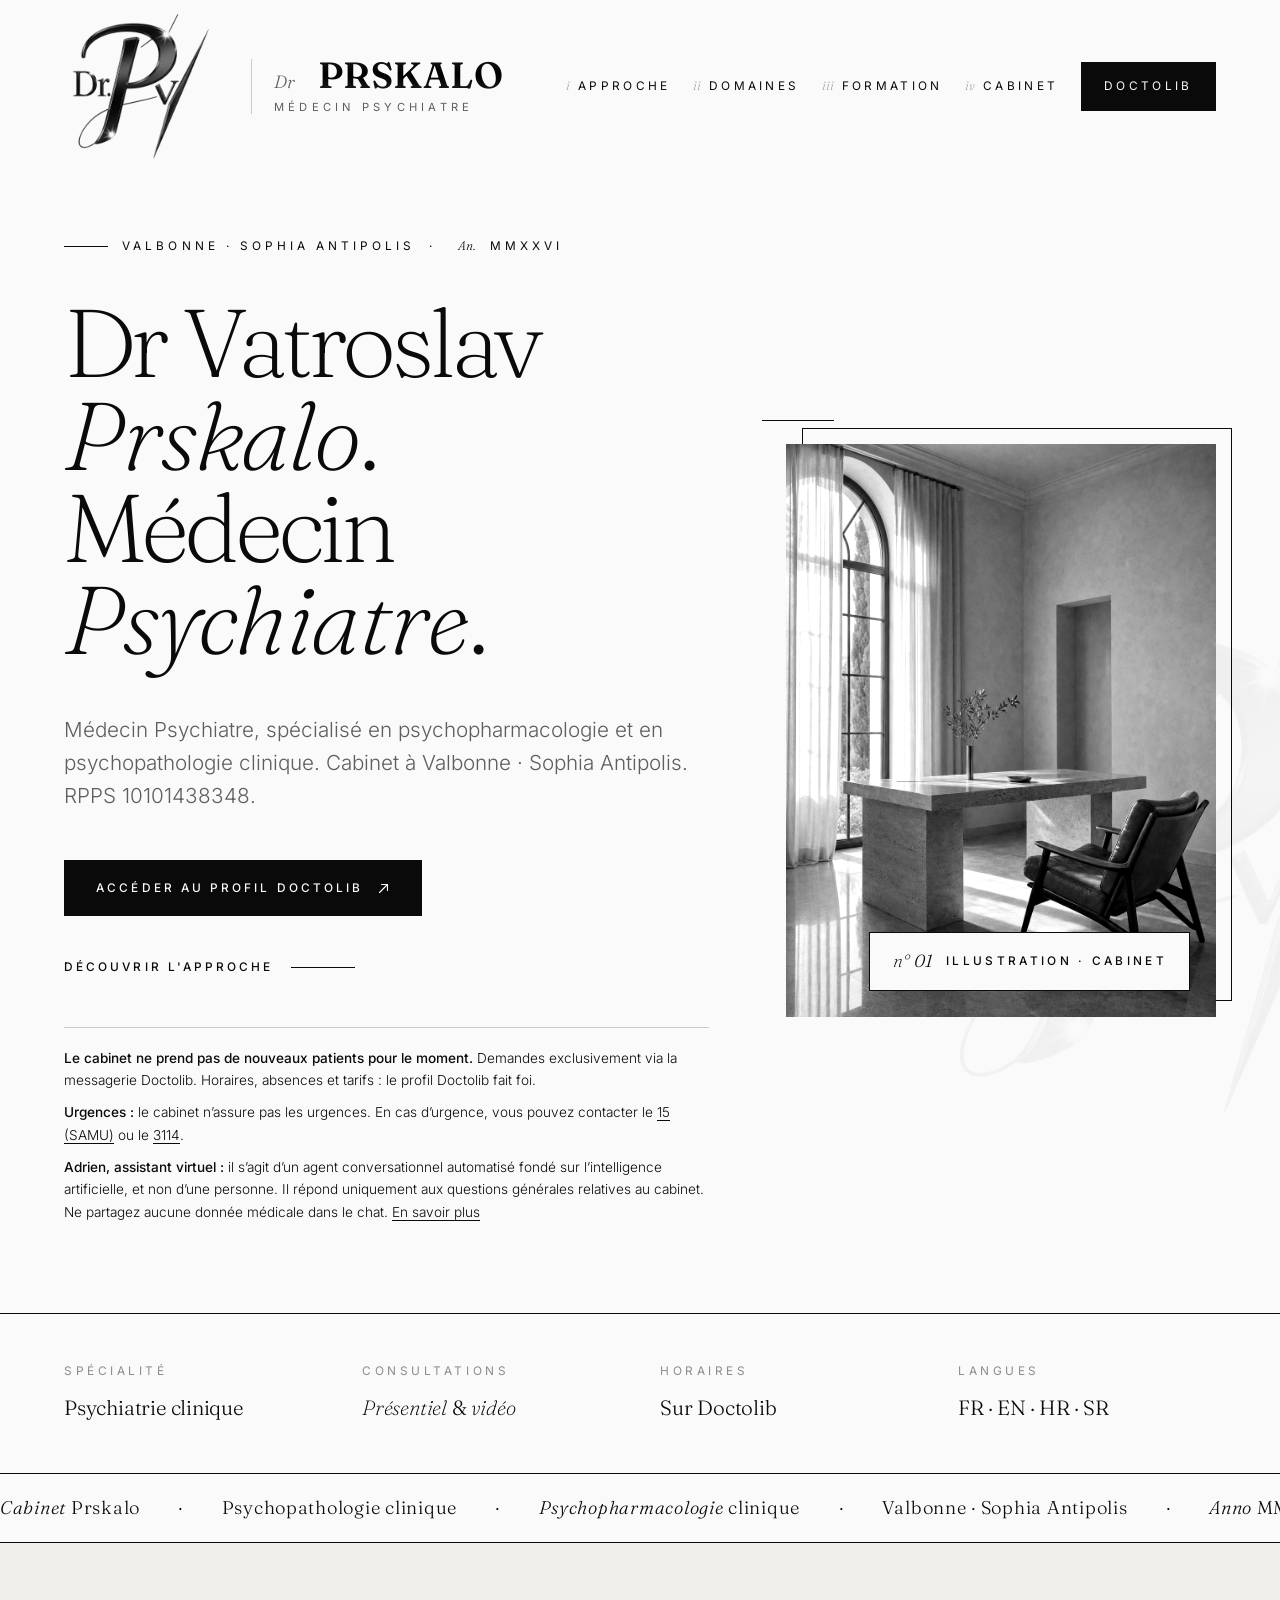
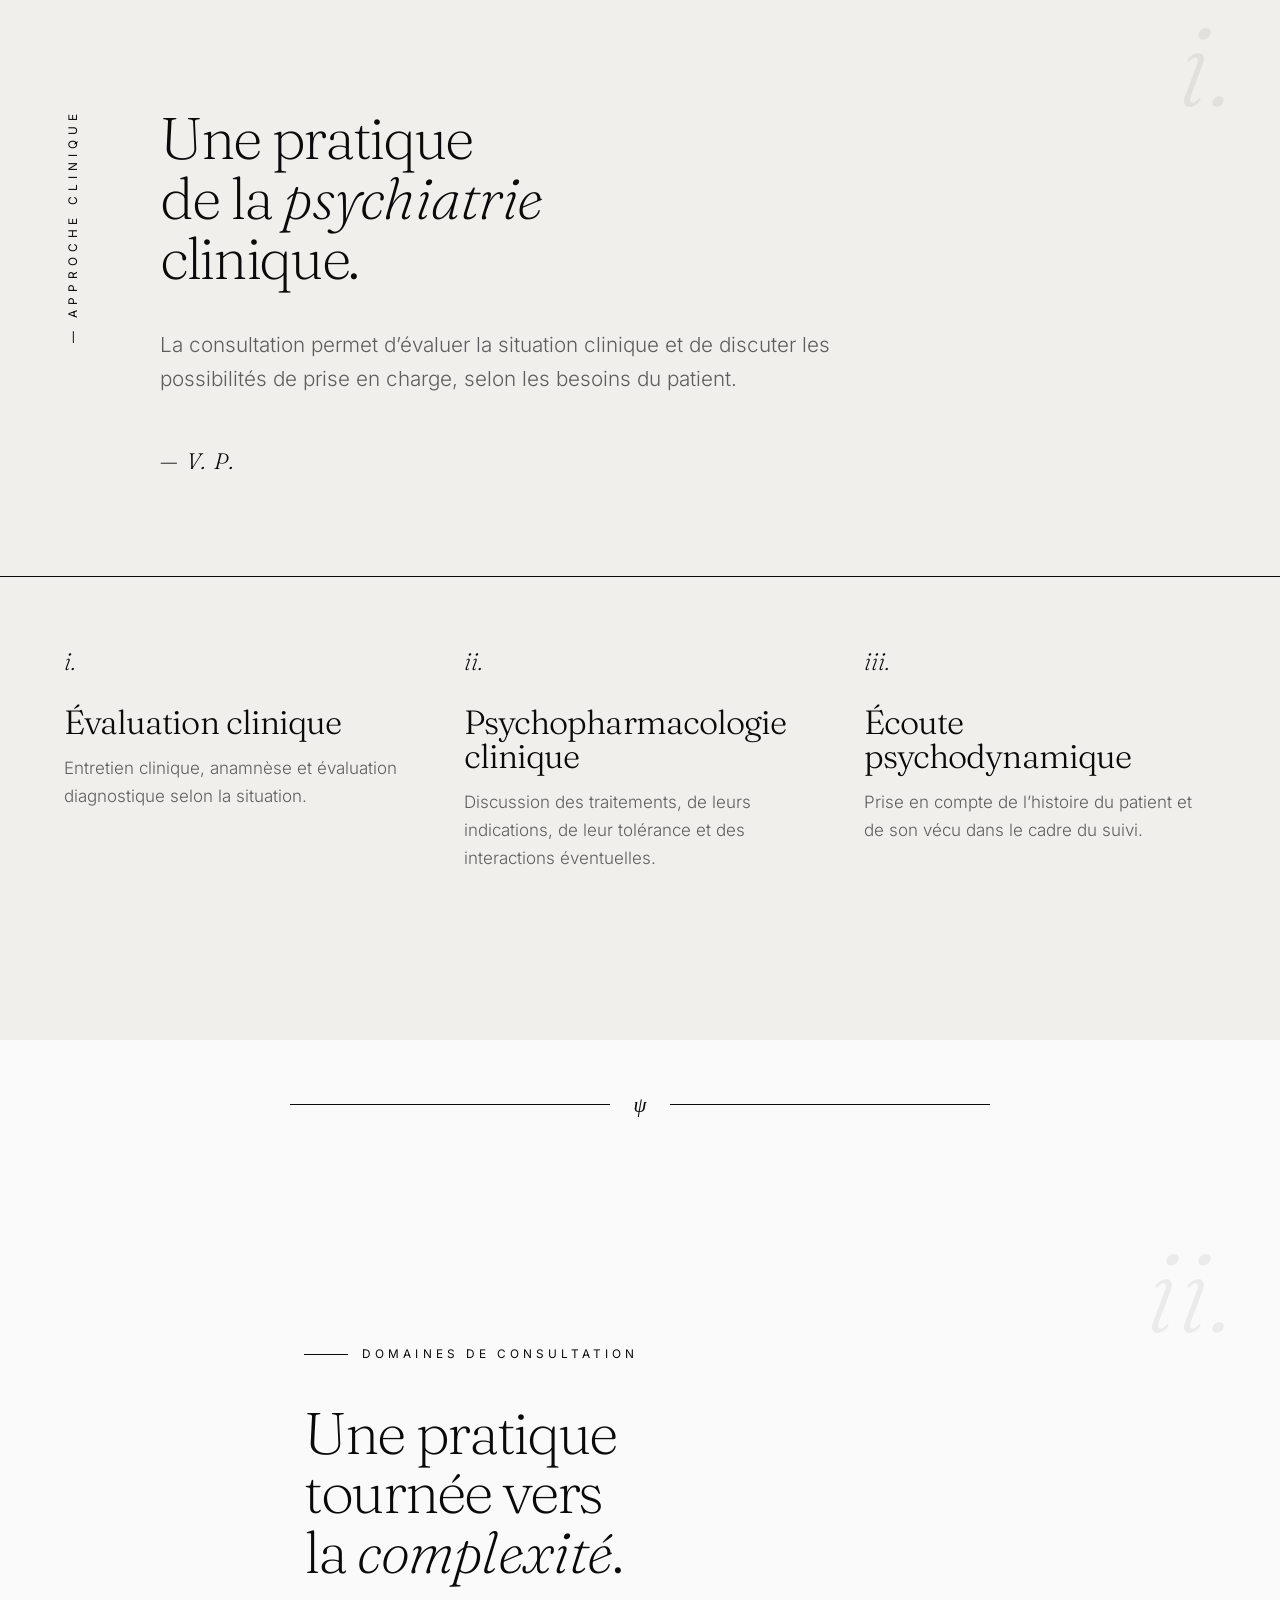
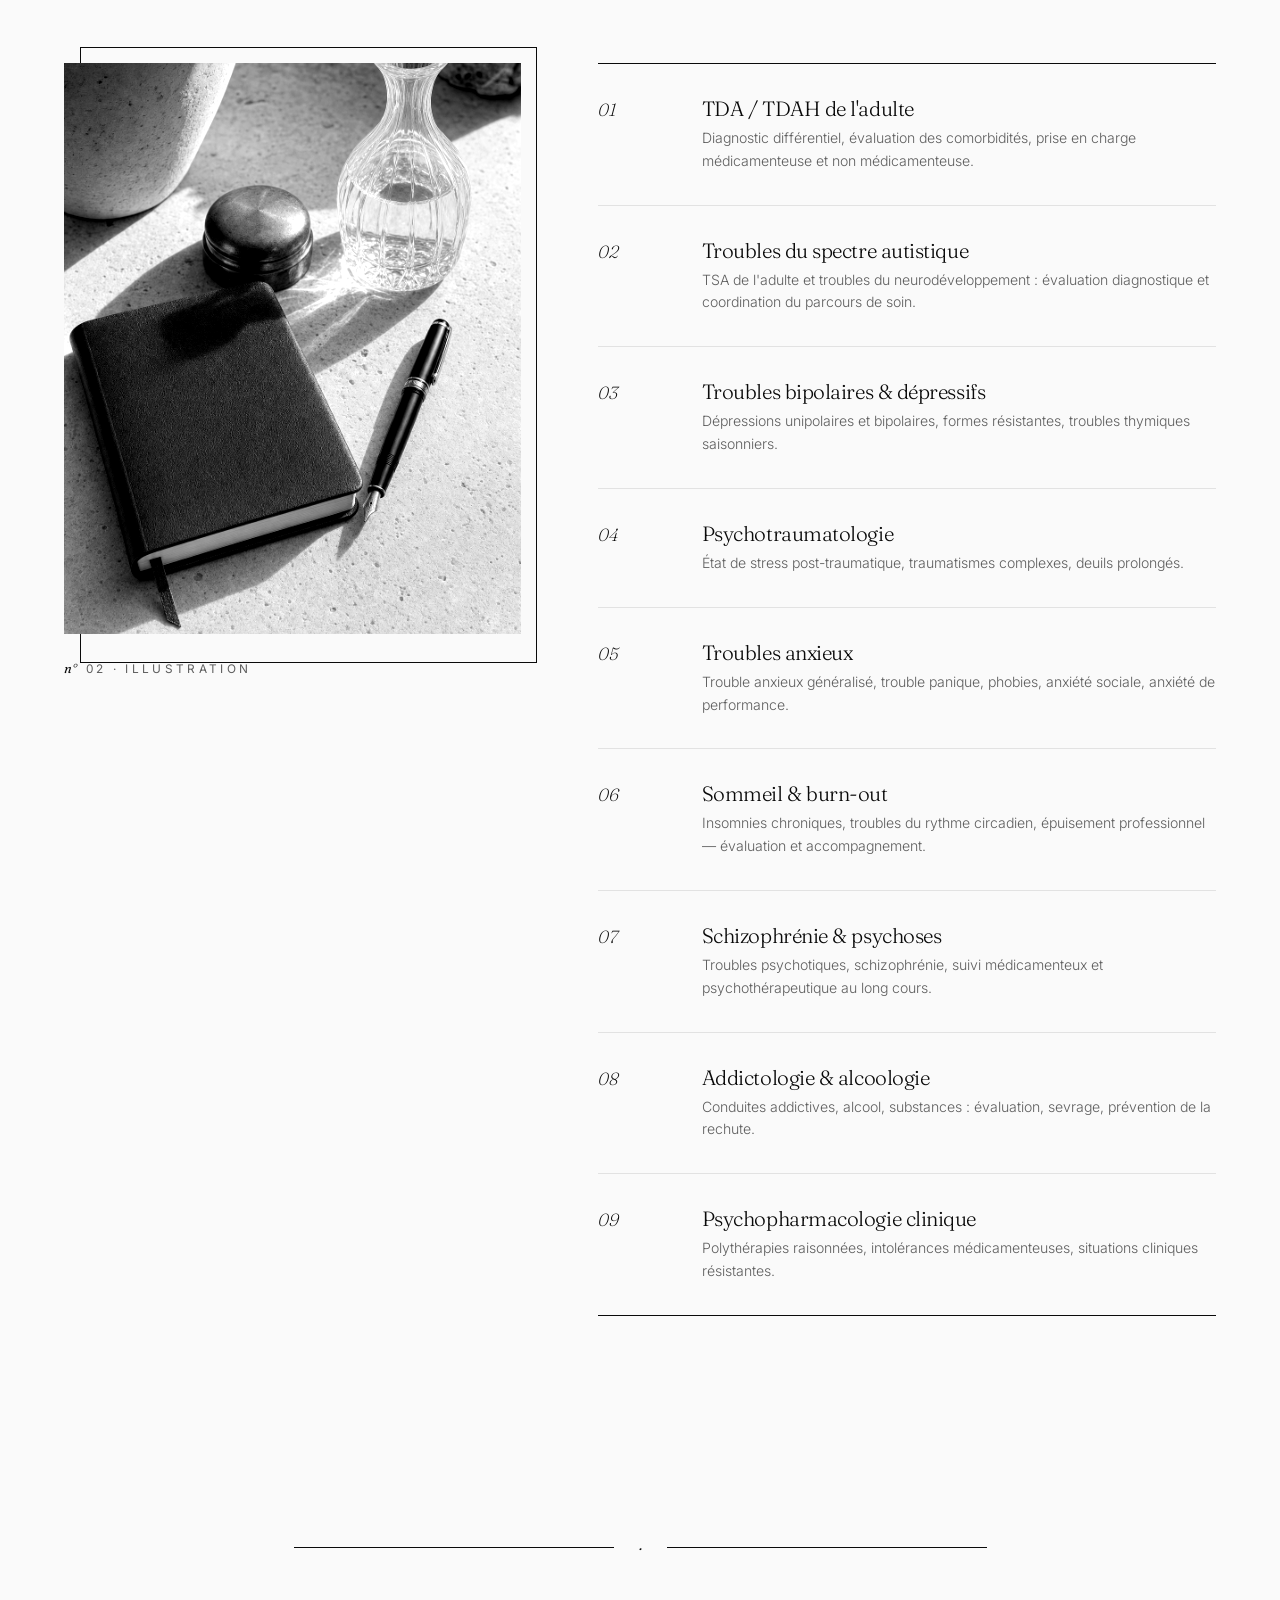
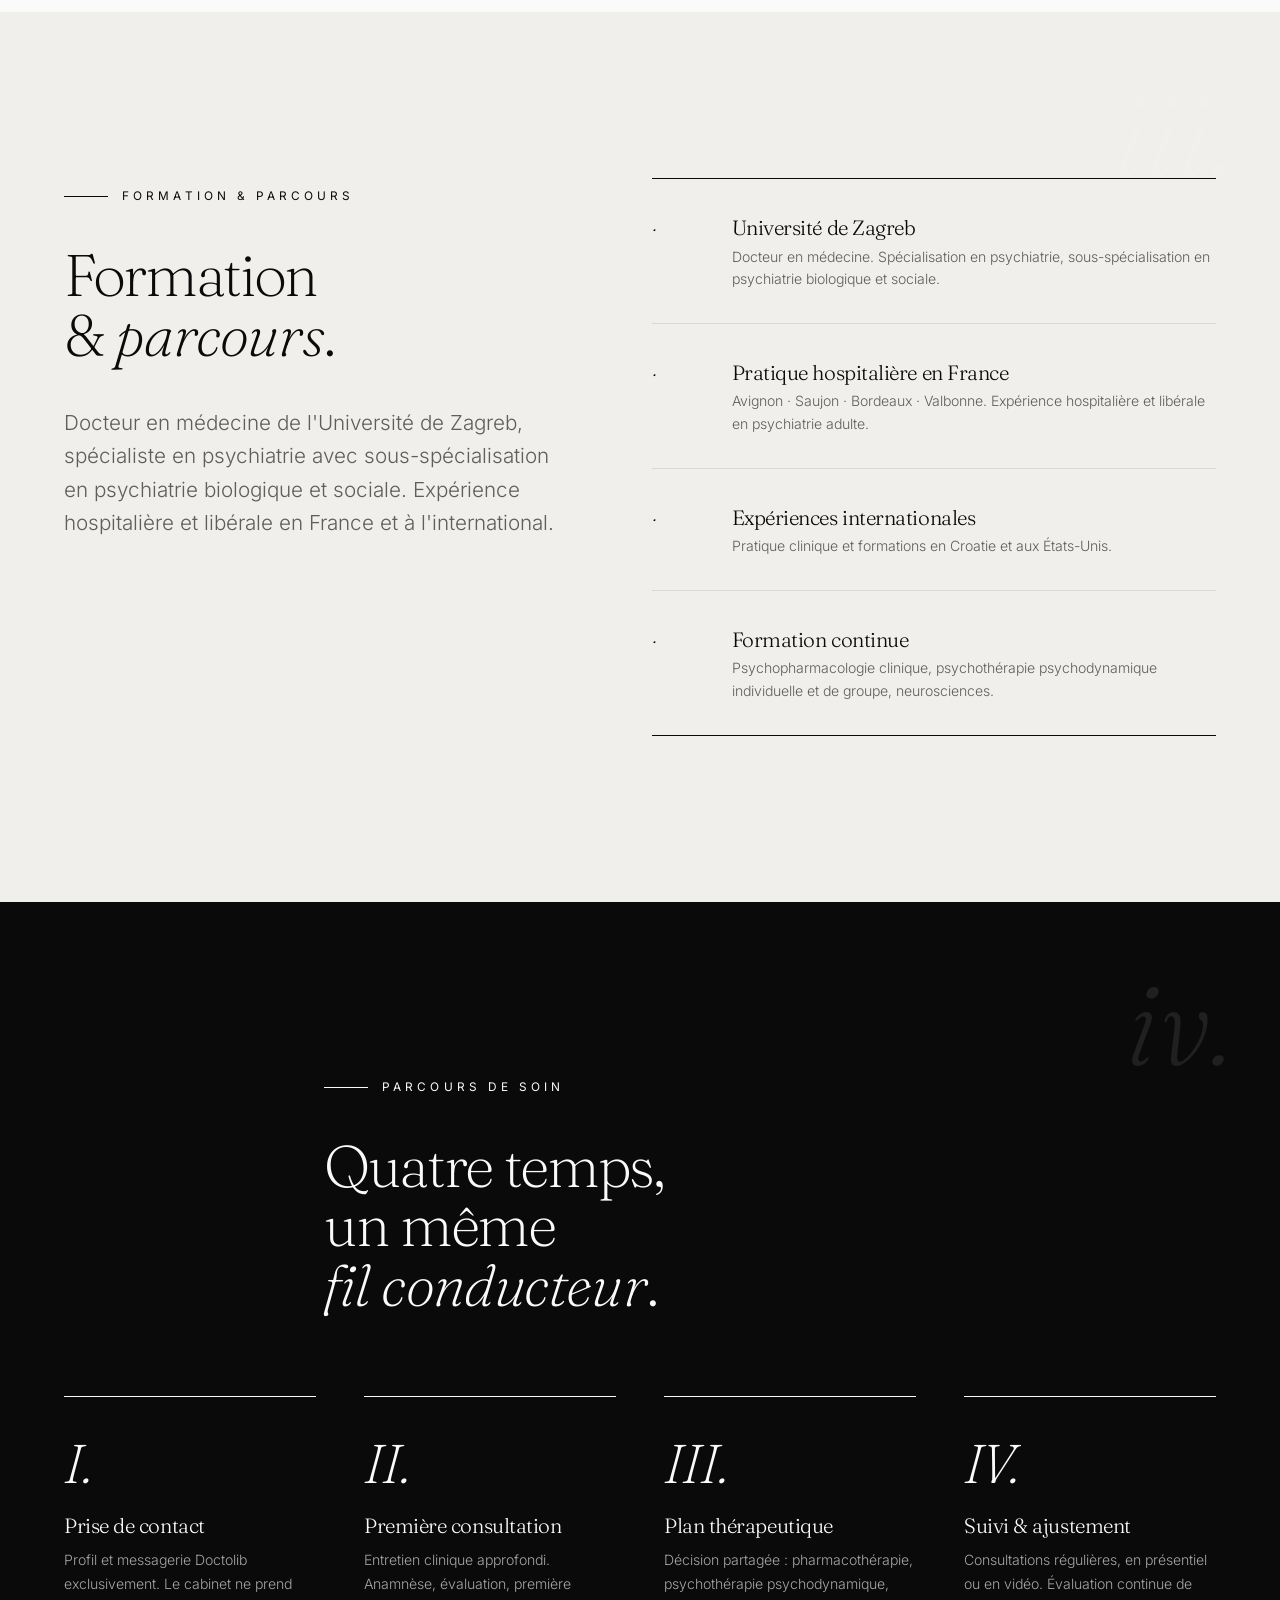
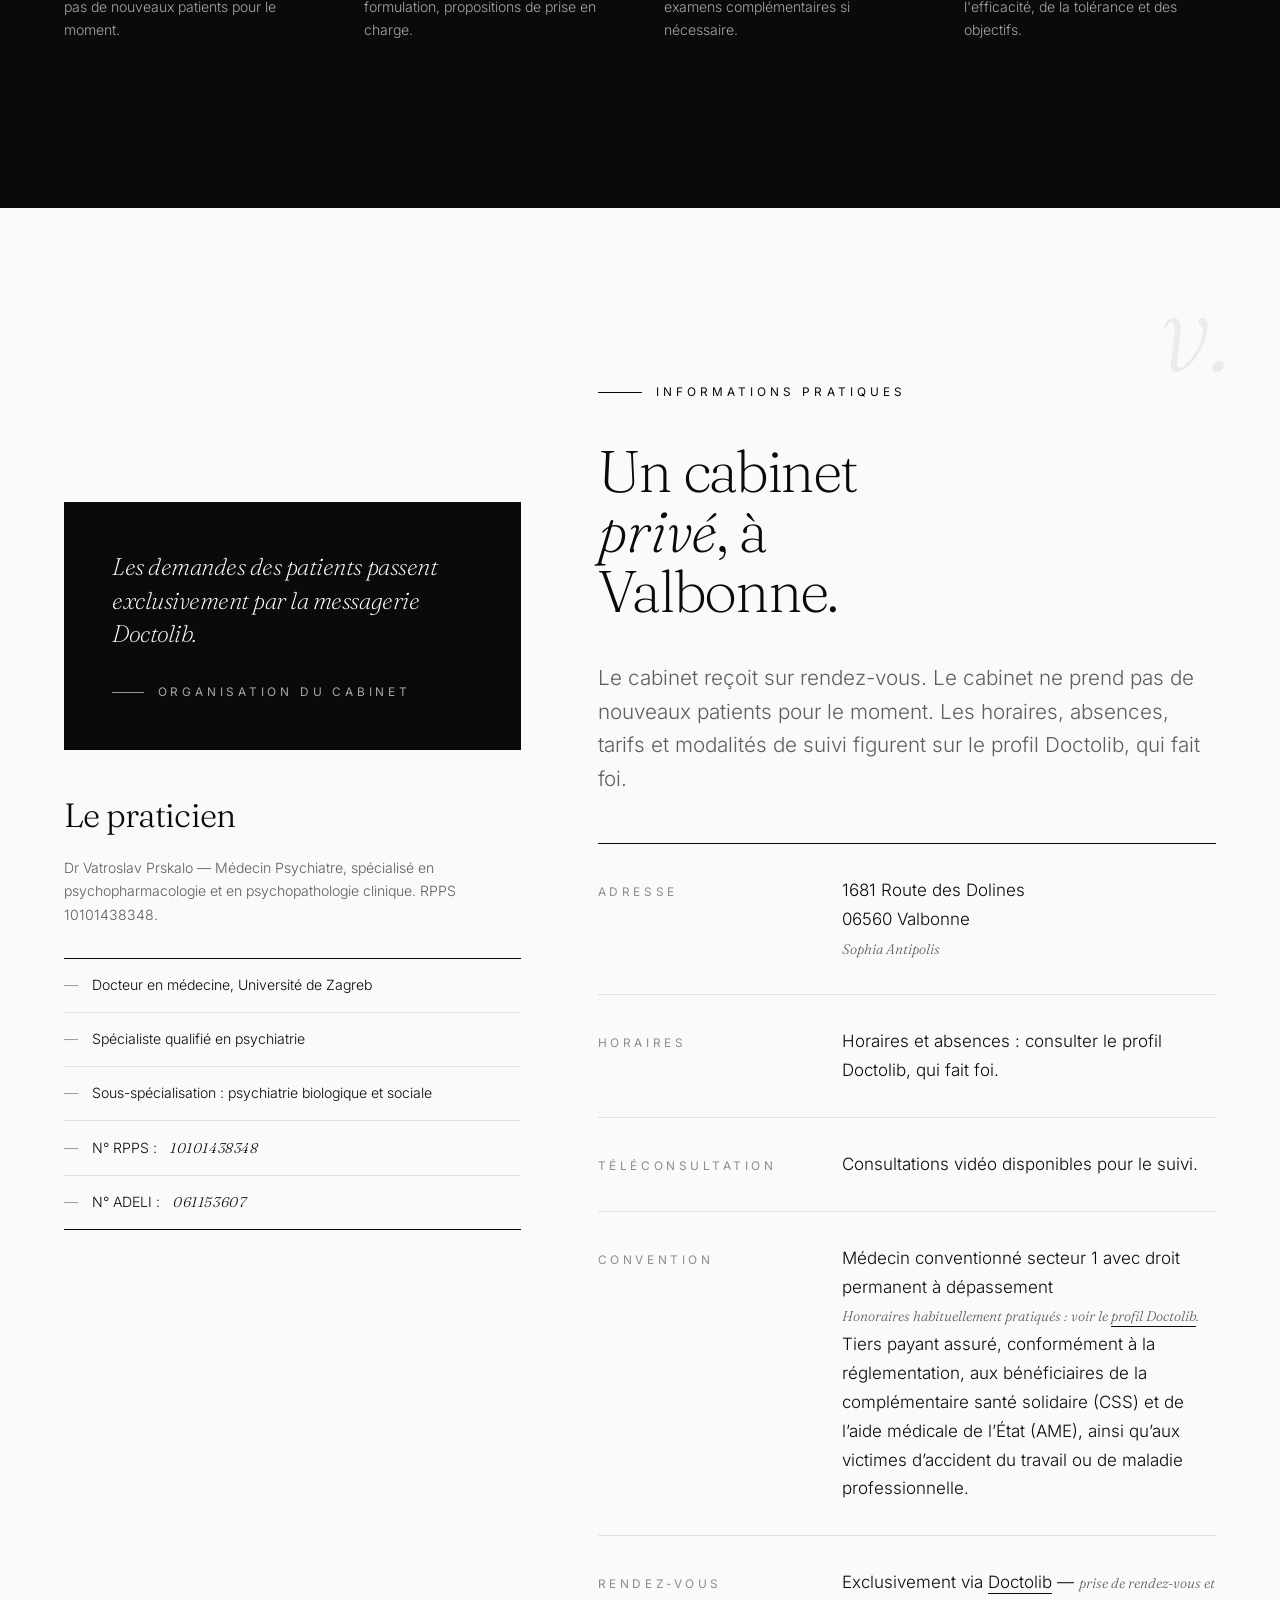
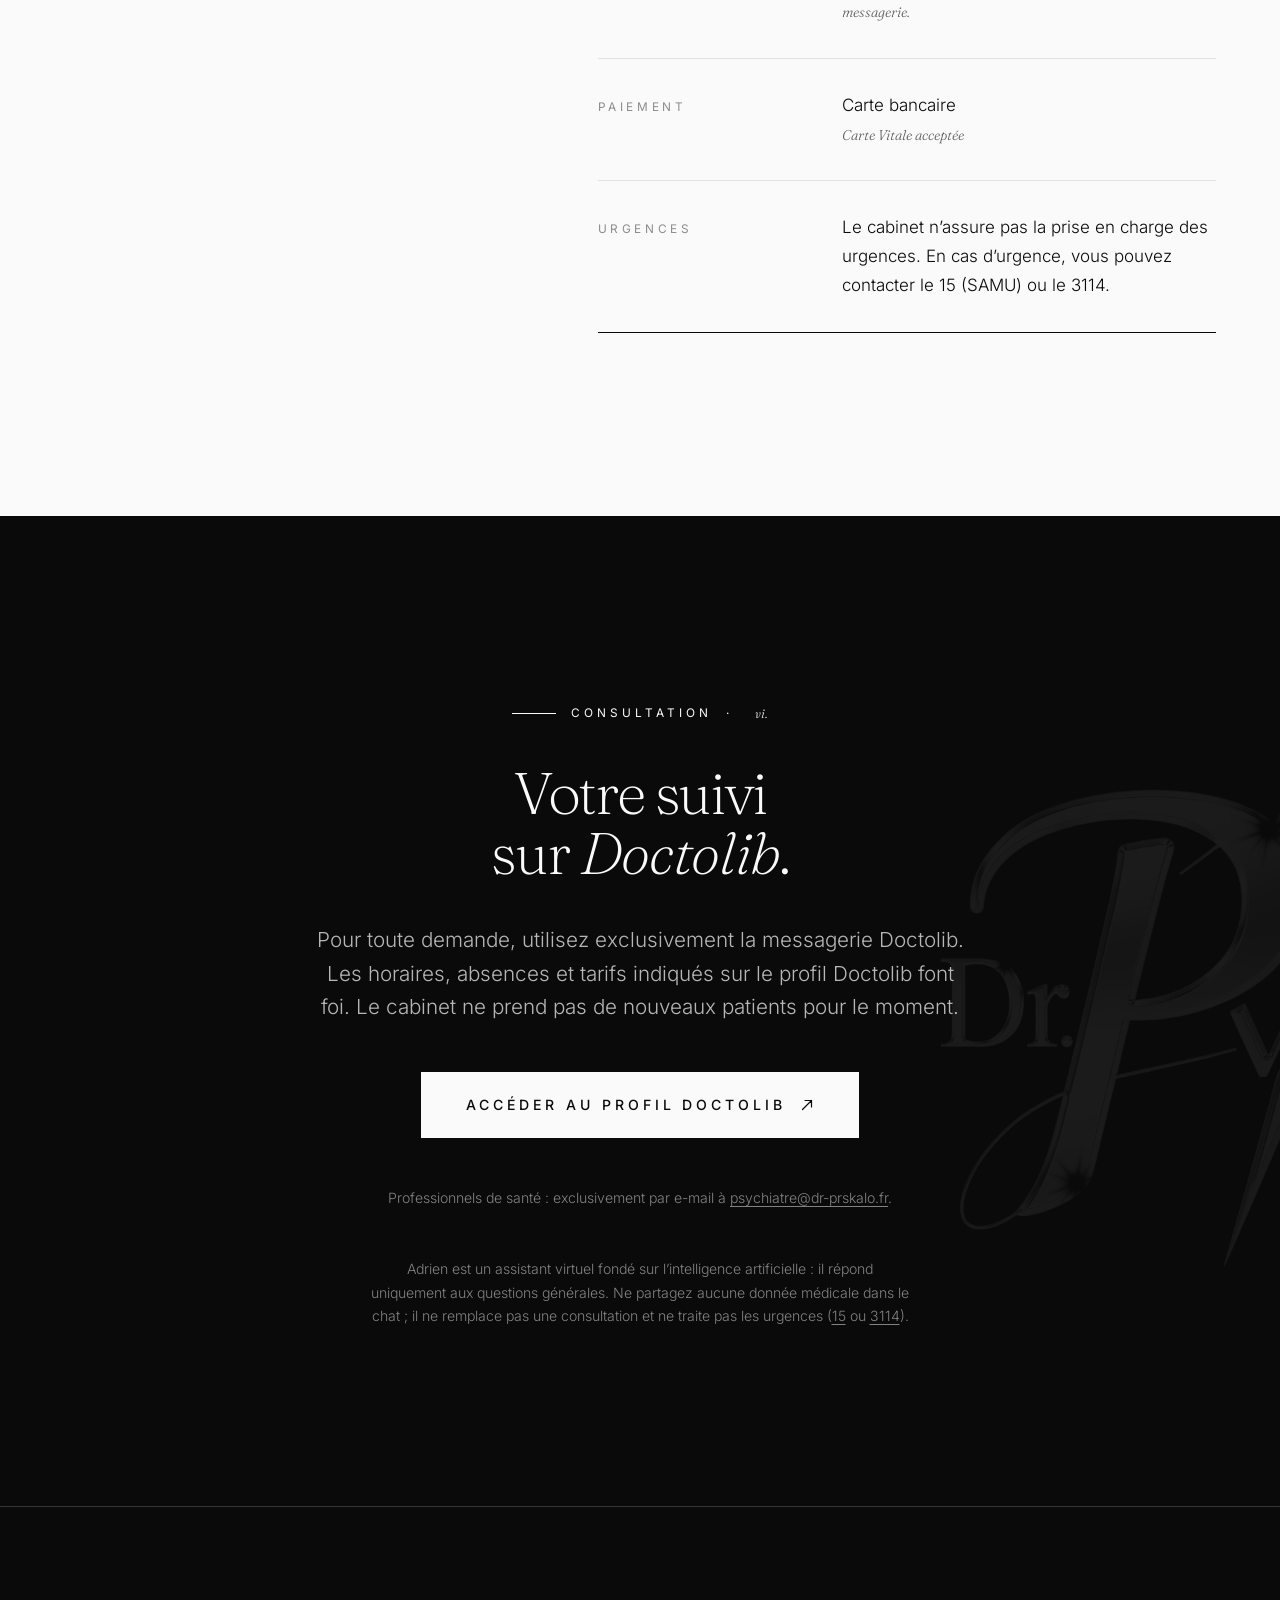
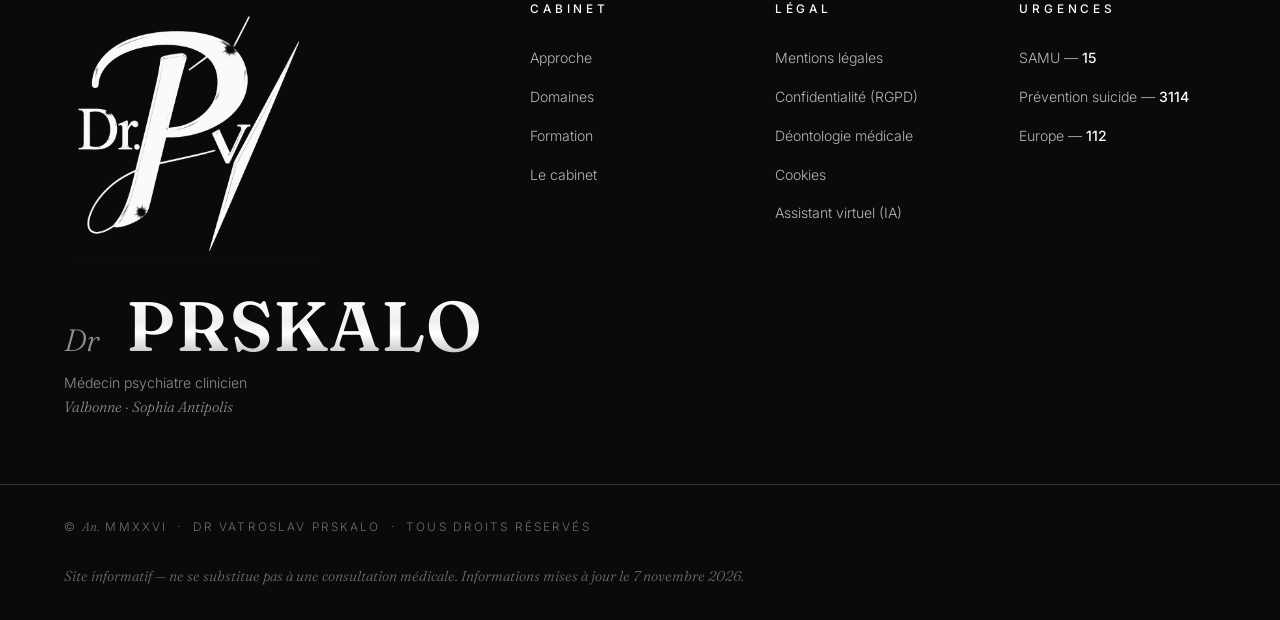
<file: index.html>
<!DOCTYPE html>

<html lang="fr">
<head>
<meta charset="utf-8"/>
<meta content="width=device-width, initial-scale=1" name="viewport"/>
<title>Docteur V. PRSKALO — Médecin Psychiatre</title>
<meta content="Cabinet privé du Dr Vatroslav Prskalo, médecin psychiatre clinicien, spécialisé en psychopathologie et en psychopharmacologie clinique. Valbonne · Sophia Antipolis." name="description"/>
<meta content="Cabinet du Dr V. Prskalo — Médecin psychiatre clinicien" property="og:title"/>
<meta content="Spécialisé en psychopathologie et en psychopharmacologie clinique. Valbonne · Sophia Antipolis." property="og:description"/>
<meta content="website" property="og:type"/>



<link href="style.css" rel="stylesheet"/>
<link href="fonts/fonts.css" rel="stylesheet"/><noscript><style>.curtain{display:none}</style></noscript></head>
<body>
<!-- ============ INTRO RIDEAU (vinjeta haute couture) ============ -->
<div aria-hidden="true" class="curtain" id="curtain">
<div class="curtain-panel curtain-l"></div>
<div class="curtain-panel curtain-r"></div>
<div class="curtain-mark">
<img alt="" src="monogram.png"/>
</div>
</div>
<!-- ============ HEADER ============ -->
<header class="site-header" id="siteHeader">
<div class="container header-inner">
<a aria-label="Cabinet Dr V. Prskalo" class="brand" href="#">
<img alt="" aria-hidden="true" class="brand-mono" src="monogram.png"/>
<span class="brand-text">
<span class="brand-name"><span class="brand-pre"><em>Dr</em></span> <span class="brand-bold">PRSKALO</span></span>
<span class="brand-sub">Médecin Psychiatre</span>
</span>
</a>
<nav aria-label="Navigation principale" class="site-nav">
<a href="#approche"><span class="nav-num">i</span>Approche</a>
<a href="#expertise"><span class="nav-num">ii</span>Domaines</a>
<a href="#formation"><span class="nav-num">iii</span>Formation</a>
<a href="#cabinet"><span class="nav-num">iv</span>Cabinet</a>
<a class="nav-cta" href="https://www.doctolib.fr/psychiatre/valbonne/vatroslav-prskalo" rel="noopener" target="_blank">Doctolib</a>
</nav>
</div>
</header>
<!-- ============ HERO ============ -->
<section class="hero">
<span aria-hidden="true" class="watermark"><img alt="" src="monogram.png"/></span>
<div class="container hero-grid">
<div class="hero-text reveal">
<p class="eyebrow"><span class="hairline-x"></span>Valbonne · Sophia Antipolis  ·  <em>An.</em> MMXXVI</p>
<h1 class="hero-title"><span class="line">Dr Vatroslav</span><span class="line"><em>Prskalo</em>.</span><span class="line">Médecin</span><span class="line"><em>Psychiatre</em>.</span></h1>
<p class="hero-lede">Médecin Psychiatre, spécialisé en psychopharmacologie et en psychopathologie clinique. Cabinet à Valbonne · Sophia Antipolis. RPPS 10101438348.</p>
<div class="hero-cta">
<a class="btn btn-primary" href="https://www.doctolib.fr/psychiatre/valbonne/vatroslav-prskalo" rel="noopener" target="_blank">
<span>Accéder au profil Doctolib</span>
<svg aria-hidden="true" fill="none" height="13" viewbox="0 0 13 13" width="13">
<path d="M2.5 10.5 L 10.5 2.5 M 4.5 2.5 H 10.5 V 8.5" stroke="currentColor" stroke-linecap="round" stroke-width="1.1"></path>
</svg>
</a>
<a class="btn btn-text" href="#approche">
<span>Découvrir l'approche</span>
<span class="btn-text-rule"></span>
</a>
</div><div class="office-notice"><p><strong>Le cabinet ne prend pas de nouveaux patients pour le moment.</strong> Demandes exclusivement via la messagerie Doctolib. Horaires, absences et tarifs : le profil Doctolib fait foi.</p><p><strong>Urgences :</strong> le cabinet n’assure pas les urgences. En cas d’urgence, vous pouvez contacter le <a href="tel:15">15 (SAMU)</a> ou le <a href="tel:3114">3114</a>.</p><p><strong>Adrien, assistant virtuel :</strong> il s’agit d’un agent conversationnel automatisé fondé sur l’intelligence artificielle, et non d’une personne. Il répond uniquement aux questions générales relatives au cabinet. Ne partagez aucune donnée médicale dans le chat. <a href="mentions-legales.html#assistant-ia">En savoir plus</a></p></div>
</div>
<figure class="hero-figure reveal reveal-delay">
<span aria-hidden="true" class="figure-frame"></span>
<img alt="Illustration décorative en noir et blanc : intérieur et mobilier" loading="eager" src="hero-bw.png"/>
<figcaption>
<span class="caption-num"><em>n°</em> 01</span>
<span class="caption-text">Illustration · cabinet</span>
</figcaption>
<span aria-hidden="true" class="figure-rule"></span>
</figure>
</div>
<div class="container hero-meta-wrap">
<dl class="hero-meta">
<div><dt>Spécialité</dt><dd>Psychiatrie clinique</dd></div>
<div><dt>Consultations</dt><dd><em>Présentiel</em> &amp; <em>vidéo</em></dd></div>
<div><dt>Horaires</dt><dd>Sur Doctolib</dd></div>
<div><dt>Langues</dt><dd>FR · EN · HR · SR</dd></div>
</dl>
</div>
<!-- Marquee discret -->
<div aria-hidden="true" class="marquee">
<div class="marquee-track">
<span><em>Cabinet</em> Prskalo</span><span>·</span>
<span>Psychopathologie clinique</span><span>·</span>
<span><em>Psychopharmacologie</em> clinique</span><span>·</span>
<span>Valbonne · Sophia Antipolis</span><span>·</span>
<span><em>Anno</em> MMXXVI</span><span>·</span>
<span><em>Cabinet</em> Prskalo</span><span>·</span>
<span>Psychopathologie clinique</span><span>·</span>
<span><em>Psychopharmacologie</em> clinique</span><span>·</span>
<span>Valbonne · Sophia Antipolis</span><span>·</span>
<span><em>Anno</em> MMXXVI</span><span>·</span>
</div>
</div>
</section>
<!-- ============ MANIFESTE / APPROCHE ============ -->
<section class="section section-manifest" id="approche">
<span aria-hidden="true" class="section-mark"><em>i.</em></span>
<div class="container manifest-grid">
<p class="eyebrow eyebrow-vertical">— Approche clinique</p>
<div class="manifest-text reveal">
<h2 class="display-h2"><span class="line">Une pratique</span><span class="line">de la <em>psychiatrie</em></span><span class="line">clinique.</span></h2>
<p class="manifest-lede">La consultation permet d’évaluer la situation clinique et de discuter les possibilités de prise en charge, selon les besoins du patient.</p>
<p class="signature"><em>— V. P.</em></p>
</div>
</div>
<div class="container pillars-grid">
<article class="pillar reveal">
<span class="pillar-num"><em>i.</em></span>
<h3>Évaluation clinique</h3>
<p>Entretien clinique, anamnèse et évaluation diagnostique selon la situation.</p>
</article>
<article class="pillar reveal reveal-d1">
<span class="pillar-num"><em>ii.</em></span>
<h3>Psychopharmacologie clinique</h3>
<p>Discussion des traitements, de leurs indications, de leur tolérance et des interactions éventuelles.</p>
</article>
<article class="pillar reveal reveal-d2">
<span class="pillar-num"><em>iii.</em></span>
<h3>Écoute psychodynamique</h3>
<p>Prise en compte de l’histoire du patient et de son vécu dans le cadre du suivi.</p>
</article>
</div>
</section>
<!-- ============ DIVIDER COUTURE ============ -->
<div aria-hidden="true" class="couture-divider">
<span class="cd-line"></span>
<span class="cd-glyph"><em>ψ</em></span>
<span class="cd-line"></span>
</div>
<!-- ============ EXPERTISE ============ -->
<section class="section section-expertise" id="expertise">
<span aria-hidden="true" class="section-mark"><em>ii.</em></span>
<div class="container expertise-head reveal">
<p class="eyebrow"><span class="hairline-x"></span>Domaines de consultation</p>
<h2 class="display-h2">
<span class="line">Une pratique</span>
<span class="line">tournée vers</span>
<span class="line">la <em>complexité</em>.</span>
</h2>
</div>
<div class="container expertise-grid">
<figure class="expertise-figure reveal">
<span aria-hidden="true" class="figure-frame"></span>
<img alt="Illustration décorative en noir et blanc : carnet et objets" loading="lazy" src="detail-bw.png"/>
<figcaption><em>n°</em> 02 · Illustration</figcaption>
</figure>
<ul class="expertise-list">
<li class="reveal">
<span class="expertise-index"><em>01</em></span>
<div>
<h3>TDA / TDAH de l'adulte</h3>
<p>Diagnostic différentiel, évaluation des comorbidités, prise en charge médicamenteuse et non médicamenteuse.</p>
</div>
</li>
<li class="reveal">
<span class="expertise-index"><em>02</em></span>
<div>
<h3>Troubles du spectre autistique</h3>
<p>TSA de l'adulte et troubles du neurodéveloppement : évaluation diagnostique et coordination du parcours de soin.</p>
</div>
</li>
<li class="reveal">
<span class="expertise-index"><em>03</em></span>
<div>
<h3>Troubles bipolaires &amp; dépressifs</h3>
<p>Dépressions unipolaires et bipolaires, formes résistantes, troubles thymiques saisonniers.</p>
</div>
</li>
<li class="reveal">
<span class="expertise-index"><em>04</em></span>
<div>
<h3>Psychotraumatologie</h3>
<p>État de stress post-traumatique, traumatismes complexes, deuils prolongés.</p>
</div>
</li>
<li class="reveal">
<span class="expertise-index"><em>05</em></span>
<div>
<h3>Troubles anxieux</h3>
<p>Trouble anxieux généralisé, trouble panique, phobies, anxiété sociale, anxiété de performance.</p>
</div>
</li>
<li class="reveal">
<span class="expertise-index"><em>06</em></span>
<div>
<h3>Sommeil &amp; burn-out</h3>
<p>Insomnies chroniques, troubles du rythme circadien, épuisement professionnel — évaluation et accompagnement.</p>
</div>
</li>
<li class="reveal">
<span class="expertise-index"><em>07</em></span>
<div>
<h3>Schizophrénie &amp; psychoses</h3>
<p>Troubles psychotiques, schizophrénie, suivi médicamenteux et psychothérapeutique au long cours.</p>
</div>
</li>
<li class="reveal">
<span class="expertise-index"><em>08</em></span>
<div>
<h3>Addictologie &amp; alcoologie</h3>
<p>Conduites addictives, alcool, substances : évaluation, sevrage, prévention de la rechute.</p>
</div>
</li>
<li class="reveal">
<span class="expertise-index"><em>09</em></span>
<div>
<h3>Psychopharmacologie clinique</h3>
<p>Polythérapies raisonnées, intolérances médicamenteuses, situations cliniques résistantes.</p>
</div>
</li>
</ul>
</div>
</section>
<!-- ============ DIVIDER COUTURE ============ -->
<div aria-hidden="true" class="couture-divider">
<span class="cd-line"></span>
<span class="cd-glyph"><em>·</em></span>
<span class="cd-line"></span>
</div>
<!-- ============ FORMATION ============ -->
<section class="section section-formation" id="formation">
<span aria-hidden="true" class="section-mark section-mark-light"><em>iii.</em></span>
<div class="container formation-grid">
<div class="formation-head reveal">
<p class="eyebrow"><span class="hairline-x"></span>Formation &amp; parcours</p>
<h2 class="display-h2"><span class="line">Formation</span><span class="line">&amp; <em>parcours</em>.</span></h2>
<p class="formation-lede">
        Docteur en médecine de l'Université de Zagreb, spécialiste en psychiatrie avec sous-spécialisation en psychiatrie biologique et sociale. Expérience hospitalière et libérale en France et à l'international.
      </p>
</div>
<ol class="cv-list">
<li class="reveal">
<span class="cv-year"><em>·</em></span>
<div>
<h4>Université de Zagreb</h4>
<p>Docteur en médecine. Spécialisation en psychiatrie, sous-spécialisation en psychiatrie biologique et sociale.</p>
</div>
</li>
<li class="reveal">
<span class="cv-year"><em>·</em></span>
<div>
<h4>Pratique hospitalière en France</h4>
<p>Avignon · Saujon · Bordeaux · Valbonne. Expérience hospitalière et libérale en psychiatrie adulte.</p>
</div>
</li>
<li class="reveal">
<span class="cv-year"><em>·</em></span>
<div>
<h4>Expériences internationales</h4>
<p>Pratique clinique et formations en Croatie et aux États-Unis.</p>
</div>
</li>
<li class="reveal">
<span class="cv-year"><em>·</em></span>
<div>
<h4>Formation continue</h4>
<p>Psychopharmacologie clinique, psychothérapie psychodynamique individuelle et de groupe, neurosciences.</p>
</div>
</li>
</ol>
</div>
</section>
<!-- ============ PARCOURS DE SOIN ============ -->
<section class="section section-dark" id="parcours">
<span aria-hidden="true" class="section-mark section-mark-light"><em>iv.</em></span>
<div class="container parcours-head reveal">
<p class="eyebrow eyebrow-light"><span class="hairline-x hairline-x-light"></span>Parcours de soin</p>
<h2 class="display-h2">
<span class="line">Quatre temps,</span>
<span class="line">un même</span>
<span class="line"><em>fil conducteur</em>.</span>
</h2>
</div>
<div class="container">
<ol class="steps">
<li class="reveal">
<span class="step-num"><em>I.</em></span>
<h3>Prise de contact</h3>
<p>Profil et messagerie Doctolib exclusivement. Le cabinet ne prend pas de nouveaux patients pour le moment.</p>
</li>
<li class="reveal reveal-d1">
<span class="step-num"><em>II.</em></span>
<h3>Première consultation</h3>
<p>Entretien clinique approfondi. Anamnèse, évaluation, première formulation, propositions de prise en charge.</p>
</li>
<li class="reveal reveal-d2">
<span class="step-num"><em>III.</em></span>
<h3>Plan thérapeutique</h3>
<p>Décision partagée : pharmacothérapie, psychothérapie psychodynamique, examens complémentaires si nécessaire.</p>
</li>
<li class="reveal reveal-d3">
<span class="step-num"><em>IV.</em></span>
<h3>Suivi &amp; ajustement</h3>
<p>Consultations régulières, en présentiel ou en vidéo. Évaluation continue de l'efficacité, de la tolérance et des objectifs.</p>
</li>
</ol>
</div>
</section>
<!-- ============ CABINET ============ -->
<section class="section" id="cabinet">
<span aria-hidden="true" class="section-mark"><em>v.</em></span>
<div class="container cabinet-grid">
<aside class="cabinet-aside reveal">
<div class="quote"><p>Les demandes des patients passent exclusivement par la messagerie Doctolib.</p><footer><span class="quote-rule"></span>Organisation du cabinet</footer></div>
<div class="credentials">
<h3>Le praticien</h3>
<p class="cred-intro">Dr Vatroslav Prskalo — Médecin Psychiatre, spécialisé en psychopharmacologie et en psychopathologie clinique. RPPS 10101438348.</p>
<ul class="cred-list">
<li><span>—</span> Docteur en médecine, Université de Zagreb</li>
<li><span>—</span> Spécialiste qualifié en psychiatrie</li>
<li><span>—</span> Sous-spécialisation : psychiatrie biologique et sociale</li>
<li><span>—</span> N° RPPS : <em>10101438348</em></li>
<li><span>—</span> N° ADELI : <em>061153607</em></li>
</ul>
</div>
</aside>
<div class="cabinet-main reveal">
<p class="eyebrow"><span class="hairline-x"></span>Informations pratiques</p>
<h2 class="display-h2">
<span class="line">Un cabinet</span>
<span class="line"><em>privé</em>, à</span>
<span class="line">Valbonne.</span>
</h2>
<p class="cabinet-lede">Le cabinet reçoit sur rendez-vous. Le cabinet ne prend pas de nouveaux patients pour le moment. Les horaires, absences, tarifs et modalités de suivi figurent sur le profil Doctolib, qui fait foi.</p>
<dl class="info-list">
<div>
<dt>Adresse</dt>
<dd>1681 Route des Dolines<br/>06560 Valbonne<br/><em>Sophia Antipolis</em></dd>
</div>
<div>
<dt>Horaires</dt>
<dd>Horaires et absences : consulter le profil Doctolib, qui fait foi.</dd>
</div>
<div>
<dt>Téléconsultation</dt>
<dd>Consultations vidéo disponibles pour le suivi.</dd>
</div>
<div>
<dt>Convention</dt>
<dd>Médecin conventionné secteur 1 avec droit permanent à dépassement<br/><em>Honoraires habituellement pratiqués : voir le <a class="inline-link" href="https://www.doctolib.fr/psychiatre/valbonne/vatroslav-prskalo" rel="noopener" target="_blank">profil Doctolib</a>.</em><br/>Tiers payant assuré, conformément à la réglementation, aux bénéficiaires de la complémentaire santé solidaire (CSS) et de l’aide médicale de l’État (AME), ainsi qu’aux victimes d’accident du travail ou de maladie professionnelle.</dd>
</div>
<div>
<dt>Rendez-vous</dt>
<dd>Exclusivement via <a class="inline-link" href="https://www.doctolib.fr/psychiatre/valbonne/vatroslav-prskalo" rel="noopener" target="_blank">Doctolib</a> — <em>prise de rendez-vous et messagerie.</em></dd>
</div>
<div>
<dt>Paiement</dt>
<dd>Carte bancaire<br/><em>Carte Vitale acceptée</em></dd>
</div>
<div>
<dt>Urgences</dt>
<dd>Le cabinet n’assure pas la prise en charge des urgences. En cas d’urgence, vous pouvez contacter le <a href="tel:15">15 (SAMU)</a> ou le <a href="tel:3114">3114</a>.</dd>
</div>
</dl>
</div>
</div>
</section>
<!-- ============ RDV CALENDLY (INACTIF) ============
     Module de prise de rendez-vous en ligne Calendly, désactivé pour le moment.
     ACTIVATION : supprimer l’attribut « hidden » de la balise <section id="rdv-calendly"> ci-dessous,
     puis publier (Déployer Git sur OVH).
     Tant que la section est masquée, aucun script Calendly n’est chargé (aucun cookie tiers).
     Une fois la section visible, le script officiel Calendly (assets.calendly.com/assets/external/widget.js)
     n’est chargé qu’après un clic du visiteur sur le bouton « Afficher le module de réservation » :
     le visiteur est ainsi informé avant tout dépôt de cookies par Calendly.
     Les informations Calendly figurent déjà dans mentions-legales.html (section #calendly) ;
     y retirer la mention « non activé » lors de l’activation.
     Page Calendly : https://calendly.com/vatroslav-prskalo
-->
<section class="section rdv-calendly" id="rdv-calendly" aria-labelledby="rdv-calendly-titre" hidden>
<div class="container rdv-calendly-inner">
<p class="eyebrow"><span class="hairline-x"></span>Rendez-vous</p>
<h2 class="display-h2" id="rdv-calendly-titre"><span class="line">Prendre rendez-vous</span><span class="line"><em>en ligne</em>.</span></h2>
<p class="rdv-calendly-note"><strong>Le cabinet ne prend pas de nouveaux patients pour le moment.</strong> Ce module est réservé aux patients déjà suivis.</p>
<p class="rdv-calendly-note"><strong>Urgences :</strong> le cabinet n’assure pas les urgences. En cas d’urgence, vous pouvez contacter le <a href="tel:15">15 (SAMU)</a> ou le <a href="tel:3114">3114</a>.</p>
<p class="rdv-calendly-note">Le module de réservation est fourni par Calendly, LLC (États-Unis). En l’affichant, vous acceptez le chargement de ce service tiers, susceptible de déposer des cookies ; voir la <a href="mentions-legales.html#calendly">politique de confidentialité</a>.</p>
<button class="btn btn-primary" id="rdv-calendly-charger" type="button"><span>Afficher le module de réservation</span></button>
<!-- Début du widget en ligne Calendly (code officiel ; le script est injecté au clic, voir ci-dessous) -->
<div class="calendly-inline-widget rdv-calendly-widget" data-url="https://calendly.com/vatroslav-prskalo" style="min-width:320px;height:700px;" hidden></div>
<!-- Fin du widget en ligne Calendly -->
</div>
</section>
<script>
  // Calendly : chargement uniquement si la section est visible ET après clic du visiteur.
  (function () {
    var section = document.getElementById('rdv-calendly');
    if (!section || section.hidden) return;
    var bouton = document.getElementById('rdv-calendly-charger');
    bouton.addEventListener('click', function () {
      var widget = section.querySelector('.calendly-inline-widget');
      widget.hidden = false;
      bouton.hidden = true;
      var s = document.createElement('script');
      s.src = 'https://assets.calendly.com/assets/external/widget.js';
      s.async = true;
      document.body.appendChild(s);
    }, { once: true });
  })();
</script>
<!-- ============ CTA RDV ============ -->
<section class="section section-cta" id="rdv">
<span aria-hidden="true" class="watermark watermark-light"><img alt="" src="monogram.png"/></span>
<div class="container cta-inner reveal">
<p class="eyebrow eyebrow-light"><span class="hairline-x hairline-x-light"></span>Consultation  ·  <em>vi.</em></p>
<h2 class="display-h2"><span class="line">Votre suivi</span><span class="line">sur <em>Doctolib</em>.</span></h2>
<p class="cta-lede">Pour toute demande, utilisez exclusivement la messagerie Doctolib. Les horaires, absences et tarifs indiqués sur le profil Doctolib font foi. Le cabinet ne prend pas de nouveaux patients pour le moment.</p>
<a class="btn btn-light btn-large" href="https://www.doctolib.fr/psychiatre/valbonne/vatroslav-prskalo" rel="noopener" target="_blank">
<span>Accéder au profil Doctolib</span>
<svg aria-hidden="true" fill="none" height="14" viewbox="0 0 14 14" width="14">
<path d="M2.5 11.5 L 11.5 2.5 M 5 2.5 H 11.5 V 9" stroke="currentColor" stroke-linecap="round" stroke-width="1.2"></path>
</svg>
</a>
<p class="cta-fineprint">Professionnels de santé : exclusivement par e-mail à <a href="mailto:psychiatre@dr-prskalo.fr">psychiatre@dr-prskalo.fr</a>.</p>
<p class="cta-fineprint">Adrien est un assistant virtuel fondé sur l’intelligence artificielle : il répond uniquement aux questions générales. Ne partagez aucune donnée médicale dans le chat ; il ne remplace pas une consultation et ne traite pas les urgences (<a href="tel:15">15</a> ou <a href="tel:3114">3114</a>).</p></div>
</section>
<!-- ============ FOOTER ============ -->
<footer class="site-footer">
<div class="container footer-inner">
<div class="footer-brand">
<img alt="" aria-hidden="true" class="brand-mono brand-mono-light" src="monogram-bw.png"/>
<p class="footer-brand-name"><span class="brand-pre"><em>Dr</em></span> <span class="brand-bold">PRSKALO</span></p>
<p class="footer-brand-sub">Médecin psychiatre clinicien<br/><em>Valbonne · Sophia Antipolis</em></p>
</div>
<div class="footer-col">
<h4>Cabinet</h4>
<ul>
<li><a href="#approche">Approche</a></li>
<li><a href="#expertise">Domaines</a></li>
<li><a href="#formation">Formation</a></li>
<li><a href="#cabinet">Le cabinet</a></li>
</ul>
</div>
<div class="footer-col">
<h4>Légal</h4>
<ul>
<li><a href="mentions-legales.html">Mentions légales</a></li>
<li><a href="mentions-legales.html#confidentialite">Confidentialité (RGPD)</a></li>
<li><a href="mentions-legales.html#deontologie">Déontologie médicale</a></li>
<li><a href="mentions-legales.html#cookies">Cookies</a></li>
<li><a href="mentions-legales.html#assistant-ia">Assistant virtuel (IA)</a></li>
</ul>
</div>
<div class="footer-col">
<h4>Urgences</h4>
<ul>
<li><a href="tel:15">SAMU — <strong>15</strong></a></li>
<li><a href="tel:3114">Prévention suicide — <strong>3114</strong></a></li>
<li><a href="tel:112">Europe — <strong>112</strong></a></li>
</ul>
</div>
</div>
<div class="container footer-bottom">
<p>© <em>An.</em> MMXXVI  ·  Dr Vatroslav Prskalo  ·  Tous droits réservés</p>
<p class="footer-disclaimer"><em>Site informatif — ne se substitue pas à une consultation médicale. Informations mises à jour le 7 novembre 2026.</em></p>
</div>
</footer>
<script>
  // Header scroll state
  const header = document.getElementById('siteHeader');
  window.addEventListener('scroll', () => {
    header.classList.toggle('scrolled', window.scrollY > 24);
  }, { passive: true });

  // Curtain intro
  window.addEventListener('load', () => {
    requestAnimationFrame(() => {
      document.getElementById('curtain').classList.add('curtain-open');
      document.body.classList.add('loaded');
    });
  });

  // Reveal on scroll
  const io = new IntersectionObserver((entries) => {
    entries.forEach(e => {
      if (e.isIntersecting) {
        e.target.classList.add('in');
        io.unobserve(e.target);
      }
    });
  }, { threshold: 0.14, rootMargin: '0px 0px -80px 0px' });
  document.querySelectorAll('.reveal').forEach(el => io.observe(el));
</script>
<script type="module" src="https://widget.fonio.ai/webchat-widget.js" data-fonio-webchat-widget-id="84504d0c-872e-4907-a4d5-54c81f67269d" data-fonio-webchat-widget-mode="floating" ></script>
</body>
</html>
</file>
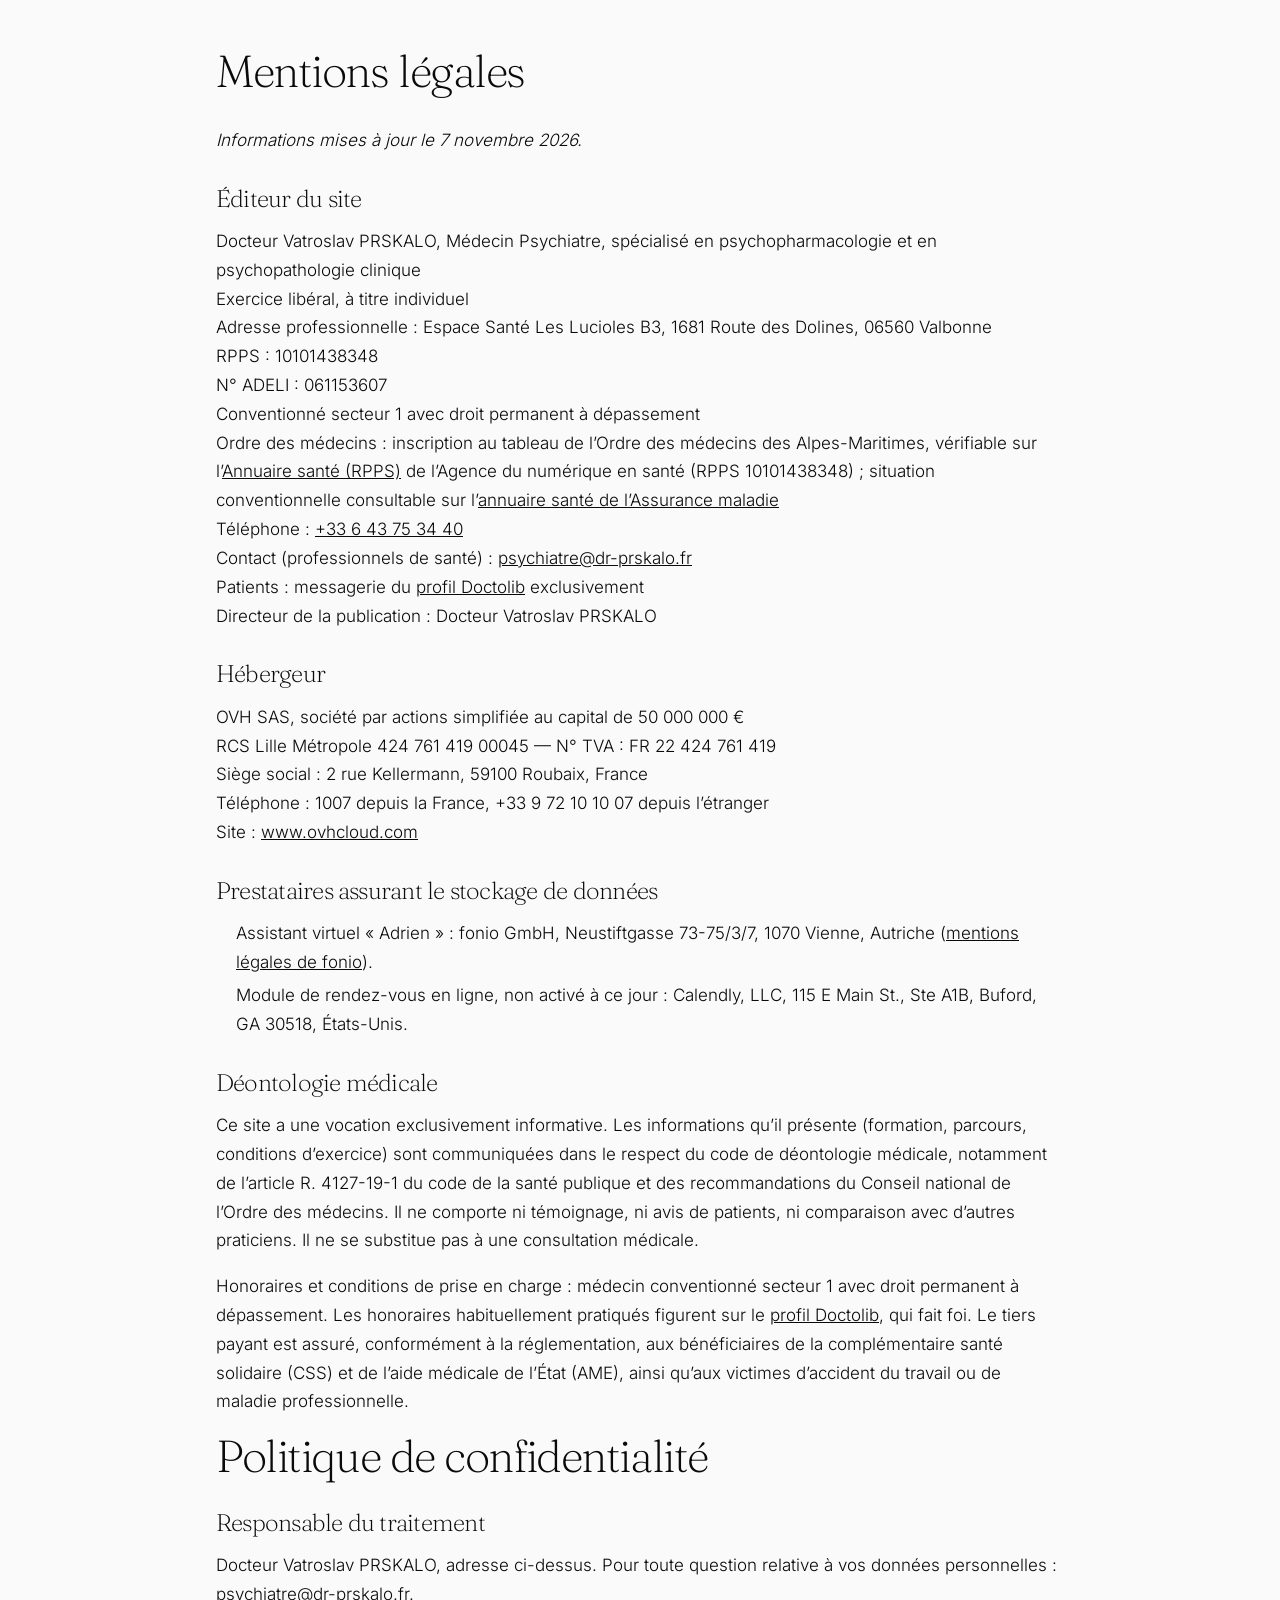
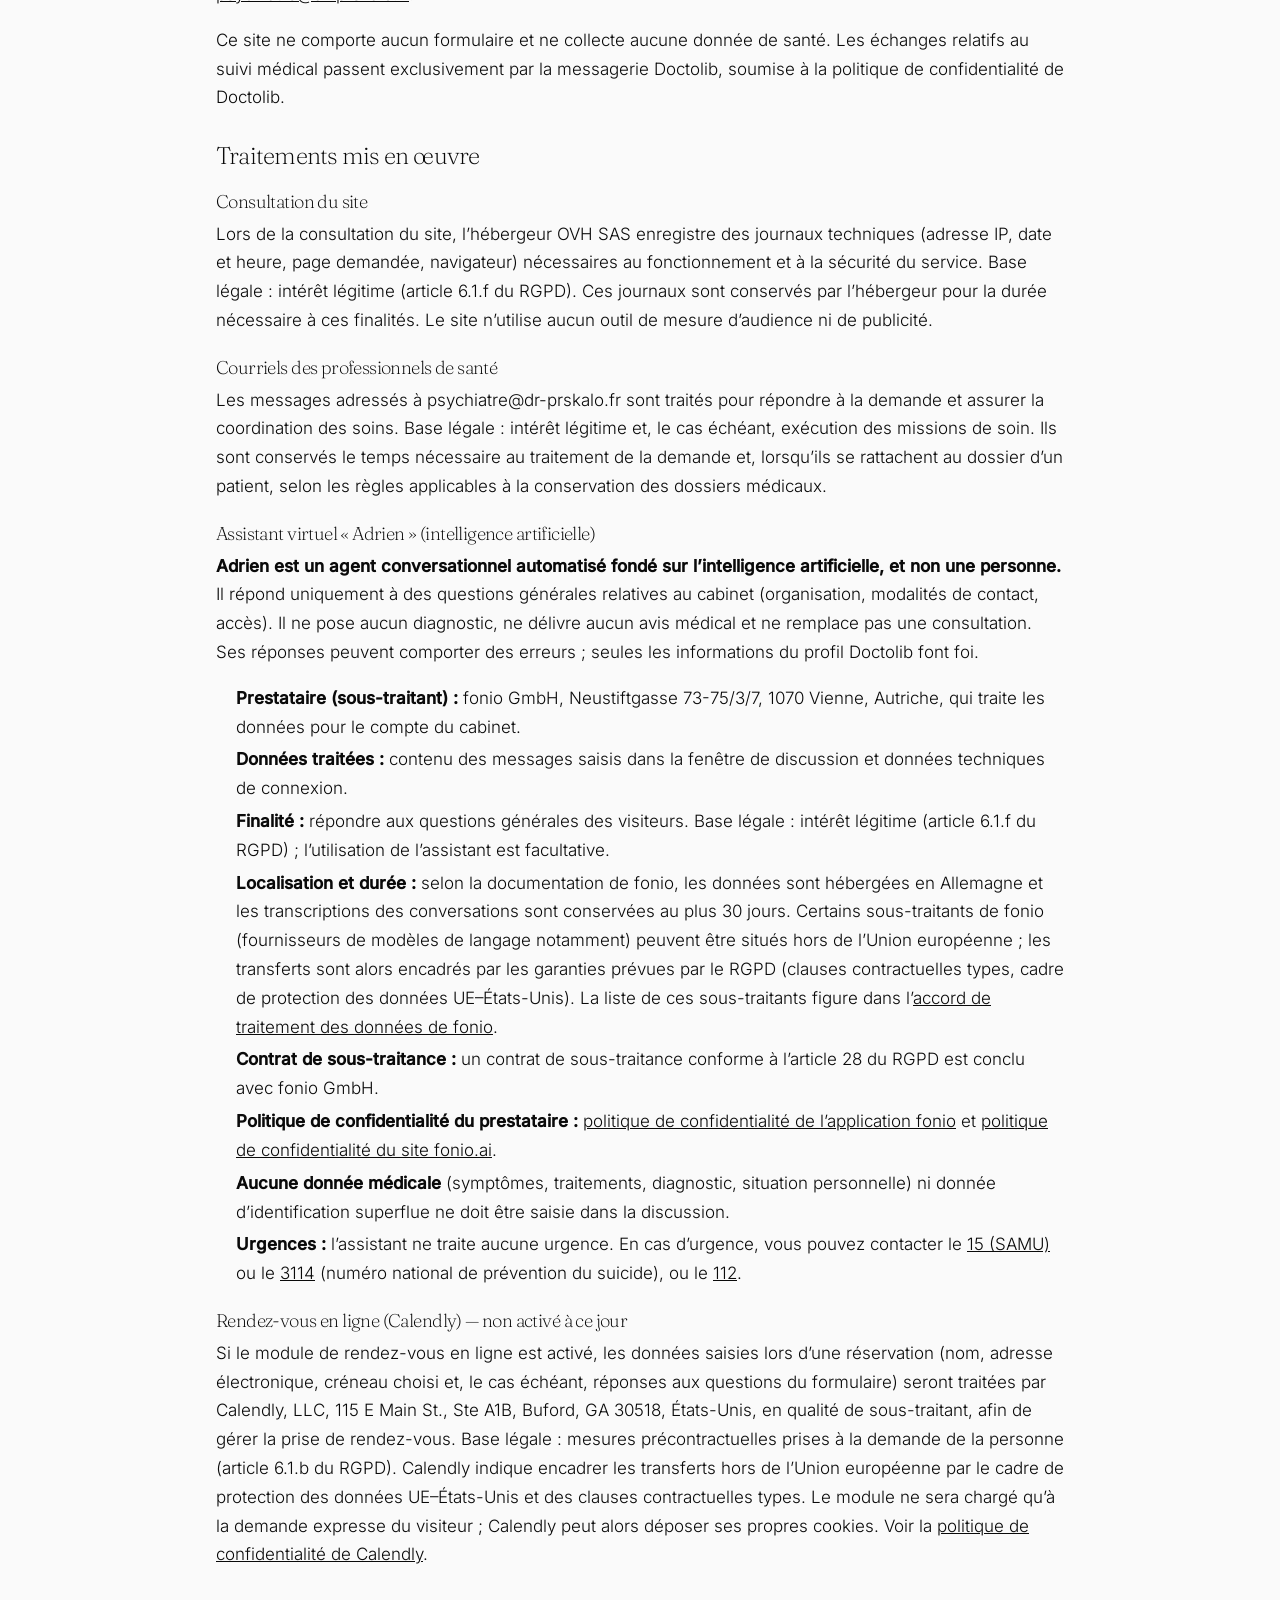
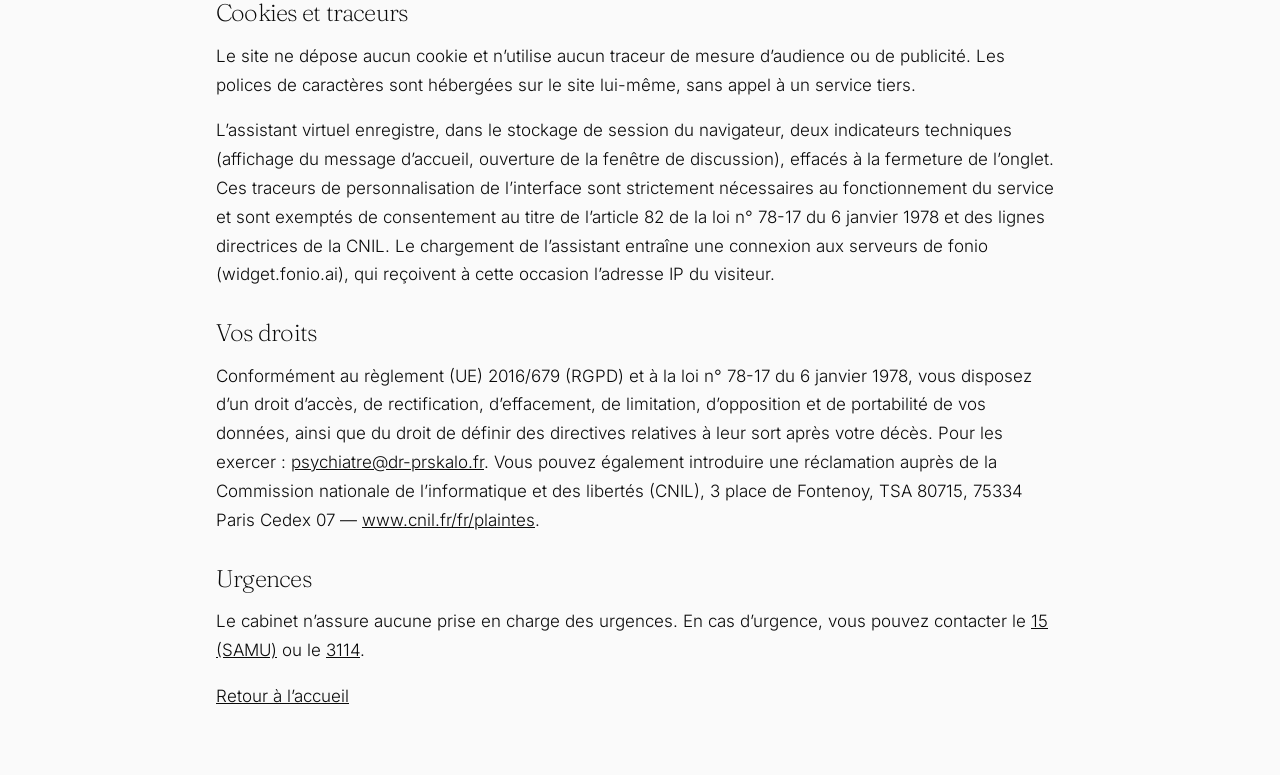
<file: mentions-legales.html>
<!DOCTYPE html>

<html lang="fr"><head><meta charset="utf-8"/><meta content="width=device-width, initial-scale=1" name="viewport"/>
<title>Mentions légales et confidentialité — Docteur V. PRSKALO</title><meta content="noindex,follow" name="robots"/>
<link href="fonts/fonts.css" rel="stylesheet"/><link href="style.css" rel="stylesheet"/><style>body{max-width:56rem;margin:auto;padding:3rem 1.5rem;line-height:1.7}h1{font-size:2.8rem;margin-bottom:2rem}h2{font-size:1.5rem;margin:2rem 0 1rem}h3{font-size:1.15rem;margin:1.5rem 0 .5rem}ul{padding-left:1.25rem}li{margin:.25rem 0}a{text-decoration:underline}</style></head>
<body><h1>Mentions légales</h1>
<p><em>Informations mises à jour le 7 novembre 2026.</em></p>

<h2 id="editeur">Éditeur du site</h2>
<p>Docteur Vatroslav PRSKALO, Médecin Psychiatre, spécialisé en psychopharmacologie et en psychopathologie clinique<br/>Exercice libéral, à titre individuel<br/>Adresse professionnelle : Espace Santé Les Lucioles B3, 1681 Route des Dolines, 06560 Valbonne<br/>RPPS : 10101438348<br/>N° ADELI : 061153607<br/>Conventionné secteur 1 avec droit permanent à dépassement<br/>Ordre des médecins : inscription au tableau de l’Ordre des médecins des Alpes-Maritimes, vérifiable sur l’<a href="https://annuaire.esante.gouv.fr/" rel="noopener" target="_blank">Annuaire santé (RPPS)</a> de l’Agence du numérique en santé (RPPS 10101438348) ; situation conventionnelle consultable sur l’<a href="https://annuairesante.ameli.fr/" rel="noopener" target="_blank">annuaire santé de l’Assurance maladie</a><br/>Téléphone : <a href="tel:+33643753440">+33 6 43 75 34 40</a><br/>Contact (professionnels de santé) : <a href="mailto:psychiatre@dr-prskalo.fr">psychiatre@dr-prskalo.fr</a><br/>Patients : messagerie du <a href="https://www.doctolib.fr/psychiatre/valbonne/vatroslav-prskalo" rel="noopener" target="_blank">profil Doctolib</a> exclusivement<br/>Directeur de la publication : Docteur Vatroslav PRSKALO</p>

<h2 id="hebergeur">Hébergeur</h2>
<p>OVH SAS, société par actions simplifiée au capital de 50 000 000 €<br/>RCS Lille Métropole 424 761 419 00045 — N° TVA : FR 22 424 761 419<br/>Siège social : 2 rue Kellermann, 59100 Roubaix, France<br/>Téléphone : 1007 depuis la France, +33 9 72 10 10 07 depuis l’étranger<br/>Site : <a href="https://www.ovhcloud.com/fr/" rel="noopener" target="_blank">www.ovhcloud.com</a></p>

<h2 id="stockage">Prestataires assurant le stockage de données</h2>
<ul>
<li>Assistant virtuel « Adrien » : fonio GmbH, Neustiftgasse 73-75/3/7, 1070 Vienne, Autriche (<a href="https://www.fonio.ai/fr/imprint" rel="noopener" target="_blank">mentions légales de fonio</a>).</li>
<li>Module de rendez-vous en ligne, non activé à ce jour : Calendly, LLC, 115 E Main St., Ste A1B, Buford, GA 30518, États-Unis.</li>
</ul>

<h2 id="deontologie">Déontologie médicale</h2>
<p>Ce site a une vocation exclusivement informative. Les informations qu’il présente (formation, parcours, conditions d’exercice) sont communiquées dans le respect du code de déontologie médicale, notamment de l’article R. 4127-19-1 du code de la santé publique et des recommandations du Conseil national de l’Ordre des médecins. Il ne comporte ni témoignage, ni avis de patients, ni comparaison avec d’autres praticiens. Il ne se substitue pas à une consultation médicale.</p>
<p>Honoraires et conditions de prise en charge : médecin conventionné secteur 1 avec droit permanent à dépassement. Les honoraires habituellement pratiqués figurent sur le <a href="https://www.doctolib.fr/psychiatre/valbonne/vatroslav-prskalo" rel="noopener" target="_blank">profil Doctolib</a>, qui fait foi. Le tiers payant est assuré, conformément à la réglementation, aux bénéficiaires de la complémentaire santé solidaire (CSS) et de l’aide médicale de l’État (AME), ainsi qu’aux victimes d’accident du travail ou de maladie professionnelle.</p>

<h1 id="confidentialite">Politique de confidentialité</h1>
<h2>Responsable du traitement</h2>
<p>Docteur Vatroslav PRSKALO, adresse ci-dessus. Pour toute question relative à vos données personnelles : <a href="mailto:psychiatre@dr-prskalo.fr">psychiatre@dr-prskalo.fr</a>.</p>
<p>Ce site ne comporte aucun formulaire et ne collecte aucune donnée de santé. Les échanges relatifs au suivi médical passent exclusivement par la messagerie Doctolib, soumise à la politique de confidentialité de Doctolib.</p>

<h2>Traitements mis en œuvre</h2>
<h3>Consultation du site</h3>
<p>Lors de la consultation du site, l’hébergeur OVH SAS enregistre des journaux techniques (adresse IP, date et heure, page demandée, navigateur) nécessaires au fonctionnement et à la sécurité du service. Base légale : intérêt légitime (article 6.1.f du RGPD). Ces journaux sont conservés par l’hébergeur pour la durée nécessaire à ces finalités. Le site n’utilise aucun outil de mesure d’audience ni de publicité.</p>
<h3>Courriels des professionnels de santé</h3>
<p>Les messages adressés à psychiatre@dr-prskalo.fr sont traités pour répondre à la demande et assurer la coordination des soins. Base légale : intérêt légitime et, le cas échéant, exécution des missions de soin. Ils sont conservés le temps nécessaire au traitement de la demande et, lorsqu’ils se rattachent au dossier d’un patient, selon les règles applicables à la conservation des dossiers médicaux.</p>
<h3 id="assistant-ia">Assistant virtuel « Adrien » (intelligence artificielle)</h3>
<p><strong>Adrien est un agent conversationnel automatisé fondé sur l’intelligence artificielle, et non une personne.</strong> Il répond uniquement à des questions générales relatives au cabinet (organisation, modalités de contact, accès). Il ne pose aucun diagnostic, ne délivre aucun avis médical et ne remplace pas une consultation. Ses réponses peuvent comporter des erreurs ; seules les informations du profil Doctolib font foi.</p>
<ul>
<li><strong>Prestataire (sous-traitant) :</strong> fonio GmbH, Neustiftgasse 73-75/3/7, 1070 Vienne, Autriche, qui traite les données pour le compte du cabinet.</li>
<li><strong>Données traitées :</strong> contenu des messages saisis dans la fenêtre de discussion et données techniques de connexion.</li>
<li><strong>Finalité :</strong> répondre aux questions générales des visiteurs. Base légale : intérêt légitime (article 6.1.f du RGPD) ; l’utilisation de l’assistant est facultative.</li>
<li><strong>Localisation et durée :</strong> selon la documentation de fonio, les données sont hébergées en Allemagne et les transcriptions des conversations sont conservées au plus 30 jours. Certains sous-traitants de fonio (fournisseurs de modèles de langage notamment) peuvent être situés hors de l’Union européenne ; les transferts sont alors encadrés par les garanties prévues par le RGPD (clauses contractuelles types, cadre de protection des données UE–États-Unis). La liste de ces sous-traitants figure dans l’<a href="https://www.fonio.ai/fr/dpa" rel="noopener" target="_blank">accord de traitement des données de fonio</a>.</li>
<li><strong>Contrat de sous-traitance :</strong> un contrat de sous-traitance conforme à l’article 28 du RGPD est conclu avec fonio GmbH.</li>
<li><strong>Politique de confidentialité du prestataire :</strong> <a href="https://www.fonio.ai/fr/politique-confidentialite-app" rel="noopener" target="_blank">politique de confidentialité de l’application fonio</a> et <a href="https://www.fonio.ai/fr/politique-confidentialite" rel="noopener" target="_blank">politique de confidentialité du site fonio.ai</a>.</li>
<li><strong>Aucune donnée médicale</strong> (symptômes, traitements, diagnostic, situation personnelle) ni donnée d’identification superflue ne doit être saisie dans la discussion.</li>
<li><strong>Urgences :</strong> l’assistant ne traite aucune urgence. En cas d’urgence, vous pouvez contacter le <a href="tel:15">15 (SAMU)</a> ou le <a href="tel:3114">3114</a> (numéro national de prévention du suicide), ou le <a href="tel:112">112</a>.</li>
</ul>
<h3 id="calendly">Rendez-vous en ligne (Calendly) — non activé à ce jour</h3>
<p>Si le module de rendez-vous en ligne est activé, les données saisies lors d’une réservation (nom, adresse électronique, créneau choisi et, le cas échéant, réponses aux questions du formulaire) seront traitées par Calendly, LLC, 115 E Main St., Ste A1B, Buford, GA 30518, États-Unis, en qualité de sous-traitant, afin de gérer la prise de rendez-vous. Base légale : mesures précontractuelles prises à la demande de la personne (article 6.1.b du RGPD). Calendly indique encadrer les transferts hors de l’Union européenne par le cadre de protection des données UE–États-Unis et des clauses contractuelles types. Le module ne sera chargé qu’à la demande expresse du visiteur ; Calendly peut alors déposer ses propres cookies. Voir la <a href="https://calendly.com/legal/privacy-notice" rel="noopener" target="_blank">politique de confidentialité de Calendly</a>.</p>

<h2 id="cookies">Cookies et traceurs</h2>
<p>Le site ne dépose aucun cookie et n’utilise aucun traceur de mesure d’audience ou de publicité. Les polices de caractères sont hébergées sur le site lui-même, sans appel à un service tiers.</p>
<p>L’assistant virtuel enregistre, dans le stockage de session du navigateur, deux indicateurs techniques (affichage du message d’accueil, ouverture de la fenêtre de discussion), effacés à la fermeture de l’onglet. Ces traceurs de personnalisation de l’interface sont strictement nécessaires au fonctionnement du service et sont exemptés de consentement au titre de l’article 82 de la loi n° 78-17 du 6 janvier 1978 et des lignes directrices de la CNIL. Le chargement de l’assistant entraîne une connexion aux serveurs de fonio (widget.fonio.ai), qui reçoivent à cette occasion l’adresse IP du visiteur.</p>

<h2 id="droits">Vos droits</h2>
<p>Conformément au règlement (UE) 2016/679 (RGPD) et à la loi n° 78-17 du 6 janvier 1978, vous disposez d’un droit d’accès, de rectification, d’effacement, de limitation, d’opposition et de portabilité de vos données, ainsi que du droit de définir des directives relatives à leur sort après votre décès. Pour les exercer : <a href="mailto:psychiatre@dr-prskalo.fr">psychiatre@dr-prskalo.fr</a>. Vous pouvez également introduire une réclamation auprès de la Commission nationale de l’informatique et des libertés (CNIL), 3 place de Fontenoy, TSA 80715, 75334 Paris Cedex 07 — <a href="https://www.cnil.fr/fr/plaintes" rel="noopener" target="_blank">www.cnil.fr/fr/plaintes</a>.</p>

<h2 id="urgences">Urgences</h2>
<p>Le cabinet n’assure aucune prise en charge des urgences. En cas d’urgence, vous pouvez contacter le <a href="tel:15">15 (SAMU)</a> ou le <a href="tel:3114">3114</a>.</p>
<p><a href="index.html">Retour à l’accueil</a></p><script type="module" src="https://widget.fonio.ai/webchat-widget.js" data-fonio-webchat-widget-id="84504d0c-872e-4907-a4d5-54c81f67269d" data-fonio-webchat-widget-mode="floating" ></script>
</body></html>
</file>
<file: style.css>
/* ============================================================
   CABINET DR V. PRSKALO — Haute Couture v3 « Maison »
   Noir & Blanc absolu. Logo dominant. Typographie aérienne.
   ============================================================ */

:root {
  --black:       #0A0A0A;
  --black-2:     #1C1C1C;
  --white:       #FAFAFA;
  --white-2:     #F1EFEC;
  --paper:       #FFFFFF;
  --ink-50:      #5E5E5E;
  --ink-30:      #8C8C8C;
  --ink-15:      #C7C7C7;
  --hairline:    rgba(10,10,10,0.10);
  --hairline-2:  rgba(10,10,10,0.20);
  --hairline-light: rgba(250,250,250,0.18);

  --font-display: 'Fraunces', 'Times New Roman', serif;
  --font-sans:    'Inter', -apple-system, BlinkMacSystemFont, 'Segoe UI', sans-serif;

  --t-xs:   clamp(0.68rem, 0.66rem + 0.1vw, 0.74rem);
  --t-sm:   clamp(0.82rem, 0.8rem + 0.15vw, 0.88rem);
  --t-base: clamp(0.97rem, 0.94rem + 0.18vw, 1.06rem);
  --t-lg:   clamp(1.1rem, 1.05rem + 0.3vw, 1.3rem);
  --t-xl:   clamp(1.6rem, 1.4rem + 0.9vw, 2.1rem);
  --t-2xl:  clamp(2.4rem, 1.9rem + 2.2vw, 3.9rem);
  --t-hero: clamp(3rem, 2rem + 5vw, 7rem);

  --s-2: 0.5rem;  --s-3: 0.75rem;  --s-4: 1rem;
  --s-6: 1.5rem;  --s-8: 2rem;     --s-10: 2.5rem;
  --s-12: 3rem;   --s-16: 4rem;    --s-20: 5rem;
  --s-24: 6rem;   --s-32: 8rem;    --s-40: 10rem;

  --container: 1320px;
  --ease: cubic-bezier(0.2, 0.8, 0.2, 1);
  --ease-out: cubic-bezier(0.16, 1, 0.3, 1);
}

*, *::before, *::after { box-sizing: border-box; }
html { -webkit-text-size-adjust: 100%; scroll-behavior: smooth; scroll-padding-top: 100px; }
body {
  margin: 0;
  font-family: var(--font-sans);
  font-size: var(--t-base);
  font-weight: 300;
  line-height: 1.62;
  color: var(--black);
  background: var(--white);
  -webkit-font-smoothing: antialiased;
  text-rendering: optimizeLegibility;
  overflow-x: hidden;
}
img, svg { display: block; max-width: 100%; }
a { color: inherit; text-decoration: none; transition: color .25s var(--ease), opacity .25s var(--ease); }
ul, ol { margin: 0; padding: 0; list-style: none; }

::selection { background: var(--black); color: var(--white); }

.container {
  width: 100%;
  max-width: var(--container);
  margin: 0 auto;
  padding: 0 clamp(1.5rem, 5vw, 4rem);
  position: relative;
}

/* ============ TYPO ============ */
h1, h2, h3, h4 {
  font-family: var(--font-display);
  font-weight: 200;
  line-height: 1.02;
  letter-spacing: -0.032em;
  margin: 0;
  color: var(--black);
  font-variation-settings: "opsz" 144, "SOFT" 30;
}
h1 em, h2 em, h3 em, h4 em {
  font-style: italic;
  font-weight: 200;
  font-variation-settings: "opsz" 144, "SOFT" 100;
  letter-spacing: -0.015em;
}
.display-h2 {
  display: block;
  font-size: var(--t-2xl);
  letter-spacing: -0.04em;
  line-height: 1.02;
  font-weight: 200;
}
.display-h2 .line { display: block; }
p { margin: 0 0 1em; }
p:last-child { margin-bottom: 0; }

/* Eyebrow */
.eyebrow {
  display: inline-flex;
  align-items: center;
  gap: 0.9rem;
  font-family: var(--font-sans);
  font-size: var(--t-xs);
  font-weight: 400;
  letter-spacing: 0.34em;
  text-transform: uppercase;
  color: var(--black);
  margin: 0 0 var(--s-10);
}
.eyebrow em {
  font-family: var(--font-display);
  font-style: italic;
  font-weight: 300;
  letter-spacing: 0;
  text-transform: none;
  font-size: 1.05em;
  color: var(--black);
}
.hairline-x {
  display: inline-block;
  width: 44px;
  height: 1px;
  background: var(--black);
}
.hairline-x-light { background: var(--white); }
.eyebrow-light { color: var(--white); }
.eyebrow-light em { color: var(--white); }

/* ============ BOUTONS ============ */
.btn {
  display: inline-flex;
  align-items: center;
  gap: 0.85rem;
  padding: 1.1rem 1.95rem;
  font-size: var(--t-xs);
  font-weight: 500;
  letter-spacing: 0.26em;
  text-transform: uppercase;
  border-radius: 0;
  border: 1px solid transparent;
  transition: all .45s var(--ease);
  white-space: nowrap;
  cursor: pointer;
}
.btn-primary { background: var(--black); color: var(--white); border-color: var(--black); }
.btn-primary:hover { background: var(--white); color: var(--black); }
.btn-light { background: var(--white); color: var(--black); border-color: var(--white); }
.btn-light:hover { background: transparent; color: var(--white); }
.btn-large { padding: 1.3rem 2.8rem; font-size: var(--t-sm); letter-spacing: 0.28em; }
.btn-text {
  background: transparent; color: var(--black); border: none;
  padding: 1.1rem 0; gap: 1.1rem;
  position: relative;
}
.btn-text-rule {
  display: inline-block; width: 64px; height: 1px; background: var(--black);
  transition: width .45s var(--ease);
}
.btn-text:hover .btn-text-rule { width: 96px; }

.inline-link { border-bottom: 1px solid var(--black); padding-bottom: 1px; }
.inline-link:hover { opacity: 0.6; }

/* ============ CURTAIN INTRO ============ */
.curtain {
  position: fixed; inset: 0;
  z-index: 9999;
  pointer-events: none;
  display: grid;
  grid-template-columns: 1fr 1fr;
  background: transparent;
}
.curtain-panel {
  background: var(--white);
  transition: transform 1.4s var(--ease-out);
  position: relative;
}
.curtain-l { border-right: 1px solid var(--black); }
.curtain-mark {
  position: fixed;
  inset: 0;
  display: grid;
  place-items: center;
  pointer-events: none;
  transition: opacity .9s var(--ease) .2s;
}
.curtain-mark img {
  width: clamp(140px, 18vw, 220px);
  height: auto;
  filter: drop-shadow(0 6px 24px rgba(0,0,0,0.08));
  animation: monoEnter 1.2s var(--ease-out) both;
}
@keyframes monoEnter {
  from { opacity: 0; transform: translateY(14px) scale(0.96); }
  to   { opacity: 1; transform: translateY(0) scale(1); }
}
.curtain.curtain-open .curtain-l { transform: translateX(-101%); }
.curtain.curtain-open .curtain-r { transform: translateX(101%); }
.curtain.curtain-open .curtain-mark { opacity: 0; }

/* ============ REVEAL ON SCROLL ============ */
.reveal {
  opacity: 0;
  transform: translateY(28px);
  transition: opacity 1s var(--ease-out), transform 1.1s var(--ease-out);
}
.reveal.in { opacity: 1; transform: translateY(0); }
.reveal-d1 { transition-delay: .12s; }
.reveal-d2 { transition-delay: .24s; }
.reveal-d3 { transition-delay: .36s; }
.reveal-delay { transition-delay: .25s; }

/* ============ HEADER ============ */
.site-header {
  position: sticky; top: 0; z-index: 50;
  background: rgba(250, 250, 250, 0.78);
  backdrop-filter: saturate(140%) blur(20px);
  -webkit-backdrop-filter: saturate(140%) blur(20px);
  border-bottom: 1px solid transparent;
  transition: border-color .4s var(--ease), background .4s var(--ease), padding .4s var(--ease);
}
.site-header.scrolled {
  border-bottom-color: var(--hairline);
  background: rgba(250, 250, 250, 0.96);
}
.header-inner {
  display: flex;
  align-items: center;
  justify-content: space-between;
  padding-top: 1.4rem;
  padding-bottom: 1.4rem;
  transition: padding .4s var(--ease);
}
.site-header.scrolled .header-inner { padding-top: 0.9rem; padding-bottom: 0.9rem; }

.brand { display: flex; align-items: center; gap: 1.7rem; color: var(--black); min-width: 0; }
.brand-mono {
  width: 188px;
  height: 188px;
  object-fit: contain;
  display: block;
  transition: width .4s var(--ease), height .4s var(--ease), transform .8s var(--ease);
  margin: -22px 0;
}
.brand:hover .brand-mono { transform: rotate(-2deg) scale(1.04); }
.site-header.scrolled .brand-mono { width: 110px; height: 110px; margin: -8px 0; }
.brand-mono-light { filter: invert(1); }
.brand-text { display: flex; flex-direction: column; line-height: 1; gap: 0.65rem;
  padding-left: 1.35rem; border-left: 1px solid var(--hairline-2);
  white-space: nowrap;
}
.brand-name {
  font-family: var(--font-display);
  font-size: 1.55rem;
  font-weight: 300;
  letter-spacing: 0.002em;
  display: inline-flex;
  align-items: baseline;
  gap: 0.55rem;
  line-height: 1;
}
.brand-name em { font-style: italic; font-weight: 300; }
.brand-pre {
  font-weight: 300;
  font-style: normal;
  color: var(--ink-50);
  letter-spacing: 0.01em;
  font-size: 0.74em;
}
.brand-pre em { color: var(--ink-50); }
.brand-bold {
  font-family: var(--font-display);
  font-weight: 600;
  font-size: 1.52em;
  letter-spacing: 0.014em;
  color: var(--black);
  text-transform: uppercase;
  font-variation-settings: "opsz" 144, "SOFT" 30;
  line-height: 0.9;
  background: linear-gradient(180deg, #161616 0%, #000 46%, #050505 58%, #1f1f1f 100%);
  -webkit-background-clip: text;
  background-clip: text;
  -webkit-text-fill-color: transparent;
}
.brand-sub {
  font-family: var(--font-sans);
  font-size: 0.7rem;
  letter-spacing: 0.38em;
  text-transform: uppercase;
  color: var(--ink-50);
  font-weight: 400;
}
.site-nav { display: flex; align-items: center; gap: clamp(0.9rem, 2.2vw, 2.2rem); margin-left: auto; padding-left: 2rem; }
.site-nav a {
  font-size: var(--t-xs);
  color: var(--black);
  position: relative;
  font-weight: 400;
  letter-spacing: 0.28em;
  text-transform: uppercase;
  display: inline-flex;
  align-items: baseline;
  gap: 0.5rem;
}
.nav-num {
  font-family: var(--font-display);
  font-style: italic;
  font-weight: 200;
  font-size: 0.78rem;
  color: var(--ink-30);
  letter-spacing: 0;
  text-transform: none;
}
.site-nav a:not(.nav-cta):hover { opacity: 0.55; }
.site-nav a:not(.nav-cta)::after {
  content: ''; position: absolute;
  left: 0; right: 0; bottom: -8px;
  height: 1px; background: var(--black);
  transform: scaleX(0); transform-origin: left;
  transition: transform .4s var(--ease);
}
.site-nav a:not(.nav-cta):hover::after { transform: scaleX(1); }
.nav-cta {
  background: var(--black); color: var(--white) !important;
  padding: 0.85rem 1.4rem; border: 1px solid var(--black);
  transition: all .35s var(--ease);
}
.nav-cta:hover { background: transparent; color: var(--black) !important; }
@media (max-width: 1280px) {
  .brand-mono { width: 160px; height: 160px; margin: -16px 0; }
  .brand-name { font-size: 1.5rem; }
  .site-nav { gap: 1.4rem; }
}
@media (max-width: 1120px) {
  .brand-mono { width: 132px; height: 132px; margin: -10px 0; }
  .brand-name { font-size: 1.35rem; }
  .brand-sub { font-size: 0.62rem; letter-spacing: 0.32em; }
}
@media (max-width: 880px) {
  .site-nav a:not(.nav-cta) { display: none; }
  .brand-mono { width: 116px; height: 116px; margin: -10px 0; }
  .brand-name { font-size: 1.32rem; }
  .brand-text { padding-left: 1.05rem; gap: 0.5rem; }
}

/* ============ HERO ============ */
.hero {
  padding: clamp(2.5rem, 6vh, 5rem) 0 0;
  position: relative;
  overflow: hidden;
}

/* Watermark monogramme géant en arrière-plan */
.watermark {
  position: absolute;
  top: 50%; right: -14%;
  transform: translateY(-50%);
  width: clamp(360px, 42vw, 620px);
  pointer-events: none;
  opacity: 0.045;
  z-index: 0;
}
.watermark img { width: 100%; height: auto; }
.watermark-light { opacity: 0.07; filter: invert(1); }

.hero-grid {
  display: grid;
  grid-template-columns: 1.2fr 0.8fr;
  gap: clamp(2rem, 6vw, 7rem);
  align-items: center;
  margin-bottom: var(--s-20);
  position: relative;
  z-index: 1;
}
@media (max-width: 960px) { .hero-grid { grid-template-columns: 1fr; gap: 3rem; } }

.hero-text { max-width: 720px; }
.hero-title {
  font-size: var(--t-hero);
  line-height: 0.96;
  letter-spacing: -0.05em;
  margin: 0 0 var(--s-12);
  color: var(--black);
  font-weight: 200;
}
.hero-title .line { display: block; }
.hero-title em { font-style: italic; font-weight: 200; }

.hero-lede {
  font-size: var(--t-lg);
  color: var(--ink-50);
  max-width: 54ch;
  line-height: 1.6;
  margin-bottom: var(--s-12);
  font-weight: 300;
}
.hero-cta { display: flex; gap: var(--s-6); flex-wrap: wrap; align-items: center; }

.hero-figure {
  margin: 0;
  position: relative;
  z-index: 1;
}
.hero-figure img {
  width: 100%;
  aspect-ratio: 3/4;
  object-fit: cover;
  border-radius: 0;
  filter: grayscale(100%) contrast(1.06);
  position: relative;
  z-index: 2;
}
.figure-frame {
  position: absolute;
  inset: -16px -16px 16px 16px;
  border: 1px solid var(--black);
  z-index: 1;
  pointer-events: none;
}
.hero-figure figcaption {
  position: absolute;
  bottom: 1.6rem; right: 1.6rem;
  background: var(--white);
  padding: 0.9rem 1.4rem;
  font-size: var(--t-xs);
  letter-spacing: 0.28em;
  text-transform: uppercase;
  color: var(--black);
  border: 1px solid var(--black);
  display: flex; align-items: center; gap: 0.9rem;
  font-weight: 500;
  z-index: 3;
}
.caption-num {
  font-family: var(--font-display);
  font-style: italic;
  text-transform: none;
  letter-spacing: 0;
  font-size: 1.1rem;
  font-weight: 300;
}
.caption-num em { font-weight: 200; }
.figure-rule {
  position: absolute; top: -1.5rem; left: -1.5rem;
  width: 72px; height: 1px; background: var(--black);
  z-index: 3;
}

.hero-meta-wrap {
  padding-top: var(--s-12);
  padding-bottom: var(--s-12);
  border-top: 1px solid var(--black);
  position: relative; z-index: 1;
}
.hero-meta {
  display: grid;
  grid-template-columns: repeat(4, minmax(0, 1fr));
  gap: var(--s-10);
  margin: 0;
}
.hero-meta div { display: flex; flex-direction: column; gap: 0.65rem; }
.hero-meta dt {
  font-size: var(--t-xs);
  letter-spacing: 0.3em;
  text-transform: uppercase;
  color: var(--ink-30);
  font-weight: 400;
}
.hero-meta dd {
  margin: 0;
  font-family: var(--font-display);
  font-size: var(--t-lg);
  color: var(--black);
  font-weight: 300;
  letter-spacing: -0.01em;
}
.hero-meta dd em { font-style: italic; font-weight: 200; }
@media (max-width: 720px) { .hero-meta { grid-template-columns: repeat(2, 1fr); gap: var(--s-8); } }

/* Marquee discret */
.marquee {
  overflow: hidden;
  border-top: 1px solid var(--black);
  border-bottom: 1px solid var(--black);
  padding: 1.2rem 0;
  font-family: var(--font-display);
  font-size: 1.15rem;
  letter-spacing: 0.04em;
  color: var(--black);
  position: relative;
  z-index: 1;
  background: var(--white);
}
.marquee-track {
  display: inline-flex;
  gap: 2.4rem;
  white-space: nowrap;
  animation: marqueeMove 38s linear infinite;
}
.marquee-track span { display: inline-block; }
.marquee-track em { font-style: italic; font-weight: 300; }
@keyframes marqueeMove {
  from { transform: translateX(0); }
  to   { transform: translateX(-50%); }
}

/* ============ SECTIONS ============ */
.section {
  padding: clamp(6rem, 13vw, 11rem) 0;
  position: relative;
  overflow: hidden;
}
.section-dark { background: var(--black); color: var(--white); }
.section-dark h2, .section-dark h3, .section-dark h4 { color: var(--white); }
.section-dark h2 em, .section-dark h3 em { color: var(--white); }

/* Couture section mark (chiffres romains géants en marge) */
.section-mark {
  position: absolute;
  top: clamp(2rem, 5vw, 4rem);
  right: clamp(1.5rem, 4vw, 3rem);
  font-family: var(--font-display);
  font-size: clamp(4rem, 9vw, 8rem);
  color: var(--black);
  opacity: 0.06;
  pointer-events: none;
  z-index: 0;
  line-height: 1;
  font-weight: 200;
}
.section-mark em { font-style: italic; font-weight: 200; }
.section-mark-light { color: var(--white); opacity: 0.09; }

/* ============ MANIFESTE ============ */
.section-manifest { background: var(--white-2); }
.manifest-grid {
  display: grid;
  grid-template-columns: auto 1fr;
  gap: clamp(2rem, 6vw, 6rem);
  margin-bottom: var(--s-24);
  position: relative; z-index: 1;
}
@media (max-width: 880px) { .manifest-grid { grid-template-columns: 1fr; gap: 1.5rem; } }
.eyebrow-vertical {
  writing-mode: vertical-rl;
  transform: rotate(180deg);
  align-self: start;
  margin: 0;
  padding-top: 0.3rem;
  letter-spacing: 0.42em;
}
@media (max-width: 880px) {
  .eyebrow-vertical { writing-mode: horizontal-tb; transform: none; letter-spacing: 0.34em; }
}
.manifest-text .display-h2 {
  margin-bottom: var(--s-10);
  max-width: 22ch;
}
.manifest-lede {
  font-size: var(--t-lg);
  color: var(--ink-50);
  max-width: 58ch;
  line-height: 1.62;
  margin-bottom: var(--s-12);
}
.signature {
  font-family: var(--font-display);
  font-size: 1.4rem;
  letter-spacing: 0.1em;
  color: var(--black);
  margin: 0;
}
.signature em { font-style: italic; font-weight: 300; }

.pillars-grid {
  display: grid;
  grid-template-columns: repeat(3, 1fr);
  gap: var(--s-12);
  padding-top: var(--s-16);
  border-top: 1px solid var(--black);
  position: relative; z-index: 1;
}
@media (max-width: 880px) { .pillars-grid { grid-template-columns: 1fr; gap: var(--s-10); } }
.pillar { padding-right: var(--s-4); }
.pillar-num {
  font-family: var(--font-display);
  font-size: 1.55rem;
  color: var(--black);
  display: block;
  margin-bottom: var(--s-6);
  font-weight: 200;
}
.pillar-num em { font-style: italic; }
.pillar h3 {
  font-size: var(--t-xl);
  margin-bottom: var(--s-4);
  letter-spacing: -0.028em;
  font-weight: 300;
}
.pillar p { color: var(--ink-50); font-size: var(--t-base); line-height: 1.65; }

/* ============ COUTURE DIVIDER ============ */
.couture-divider {
  display: flex; align-items: center; justify-content: center;
  gap: 1.5rem;
  padding: var(--s-12) 0;
  background: var(--white);
}
.cd-line {
  flex: 1; max-width: 320px;
  height: 1px; background: var(--black);
}
.cd-glyph {
  font-family: var(--font-display);
  font-size: 1.3rem;
  color: var(--black);
  font-weight: 200;
}
.cd-glyph em { font-style: italic; }

/* ============ EXPERTISE ============ */
.section-expertise { background: var(--white); }
.expertise-head {
  margin-bottom: var(--s-20);
  max-width: 800px;
  position: relative; z-index: 1;
}
.expertise-grid {
  display: grid;
  grid-template-columns: 0.85fr 1.15fr;
  gap: clamp(2rem, 6vw, 6rem);
  align-items: start;
  position: relative; z-index: 1;
}
@media (max-width: 960px) { .expertise-grid { grid-template-columns: 1fr; } }
.expertise-figure { margin: 0; position: sticky; top: 8rem; }
.expertise-figure img {
  width: 100%;
  aspect-ratio: 4/5;
  object-fit: cover;
  filter: grayscale(100%) contrast(1.08);
  position: relative; z-index: 2;
}
.expertise-figure figcaption {
  margin-top: var(--s-6);
  font-family: var(--font-sans);
  font-size: var(--t-xs);
  letter-spacing: 0.28em;
  text-transform: uppercase;
  color: var(--ink-50);
  font-weight: 400;
}
.expertise-figure figcaption em {
  font-family: var(--font-display);
  font-style: italic;
  text-transform: none;
  letter-spacing: 0;
  font-size: 1.1em;
  color: var(--black);
  margin-right: 0.2em;
}
@media (max-width: 960px) {
  .expertise-figure { position: static; }
  .expertise-figure img { aspect-ratio: 16/9; }
}
.expertise-list { display: flex; flex-direction: column; border-top: 1px solid var(--black); }
.expertise-list li {
  display: grid;
  grid-template-columns: 80px 1fr;
  gap: var(--s-6);
  padding: var(--s-8) 0;
  border-bottom: 1px solid var(--hairline);
  align-items: baseline;
  transition: padding-left .45s var(--ease);
}
.expertise-list li:hover { padding-left: 0.8rem; }
.expertise-list li:last-child { border-bottom: 1px solid var(--black); }
.expertise-index {
  font-family: var(--font-display);
  font-size: 1.1rem;
  color: var(--black);
  letter-spacing: 0.04em;
  font-weight: 200;
}
.expertise-index em { font-style: italic; }
.expertise-list h3 {
  font-size: var(--t-lg);
  margin-bottom: 0.5rem;
  letter-spacing: -0.022em;
  font-weight: 300;
}
.expertise-list p { font-size: var(--t-sm); color: var(--ink-50); line-height: 1.62; }

/* ============ FORMATION ============ */
.section-formation { background: var(--white-2); }
.formation-grid {
  display: grid;
  grid-template-columns: 0.95fr 1.05fr;
  gap: clamp(2rem, 6vw, 6rem);
  align-items: start;
  position: relative; z-index: 1;
}
@media (max-width: 960px) { .formation-grid { grid-template-columns: 1fr; gap: 3rem; } }
.formation-head .display-h2 { margin-bottom: var(--s-10); }
.formation-lede {
  font-size: var(--t-lg);
  color: var(--ink-50);
  line-height: 1.62;
  max-width: 52ch;
}
.cv-list { display: flex; flex-direction: column; border-top: 1px solid var(--black); }
.cv-list li {
  display: grid;
  grid-template-columns: 56px 1fr;
  gap: var(--s-6);
  padding: var(--s-8) 0;
  border-bottom: 1px solid var(--hairline);
  align-items: baseline;
}
.cv-list li:last-child { border-bottom: 1px solid var(--black); }
.cv-year {
  font-family: var(--font-display);
  font-size: 1.3rem;
  color: var(--black);
  font-weight: 200;
}
.cv-year em { font-style: italic; }
.cv-list h4 {
  font-size: var(--t-lg);
  margin-bottom: 0.45rem;
  letter-spacing: -0.022em;
  font-weight: 300;
}
.cv-list p { font-size: var(--t-sm); color: var(--ink-50); line-height: 1.62; }

/* ============ PARCOURS ============ */
.parcours-head {
  margin-bottom: var(--s-20);
  max-width: 760px;
  position: relative; z-index: 1;
}
.steps {
  display: grid;
  grid-template-columns: repeat(4, 1fr);
  gap: var(--s-12);
  position: relative; z-index: 1;
}
@media (max-width: 980px) { .steps { grid-template-columns: repeat(2, 1fr); gap: var(--s-12); } }
@media (max-width: 560px) { .steps { grid-template-columns: 1fr; } }
.steps li {
  padding-top: var(--s-10);
  border-top: 1px solid var(--white);
  position: relative;
}
.step-num {
  font-family: var(--font-display);
  font-size: 3.4rem;
  color: var(--white);
  display: block;
  margin-bottom: var(--s-6);
  line-height: 1;
  letter-spacing: -0.02em;
  font-weight: 200;
}
.step-num em { font-style: italic; }
.steps h3 {
  font-size: var(--t-lg);
  margin-bottom: var(--s-3);
  font-weight: 300;
  letter-spacing: -0.022em;
}
.steps p {
  color: rgba(250,250,250,0.65);
  font-size: var(--t-sm);
  line-height: 1.65;
}

/* ============ CABINET ============ */
.cabinet-grid {
  display: grid;
  grid-template-columns: 0.85fr 1.15fr;
  gap: clamp(2rem, 6vw, 6.5rem);
  align-items: start;
  position: relative; z-index: 1;
}
@media (max-width: 960px) { .cabinet-grid { grid-template-columns: 1fr; } }
.cabinet-aside {
  display: flex; flex-direction: column;
  gap: var(--s-12);
  position: sticky; top: 8rem;
}
@media (max-width: 960px) { .cabinet-aside { position: static; } }
.quote {
  background: var(--black); color: var(--white);
  padding: var(--s-12);
  position: relative;
  overflow: hidden;
}
.quote-mark {
  font-family: var(--font-display);
  font-size: 7rem;
  color: var(--white);
  line-height: 0.5;
  display: block;
  margin-bottom: var(--s-6);
  font-style: italic;
  font-weight: 200;
}
.quote p {
  font-family: var(--font-display);
  font-style: italic;
  font-size: 1.5rem;
  line-height: 1.4;
  margin-bottom: var(--s-8);
  color: var(--white);
  letter-spacing: -0.02em;
  font-weight: 200;
  font-variation-settings: "opsz" 144, "SOFT" 100;
}
.quote footer {
  font-family: var(--font-sans);
  font-size: var(--t-xs);
  letter-spacing: 0.32em;
  text-transform: uppercase;
  color: rgba(250,250,250,0.65);
  font-weight: 400;
  display: flex; align-items: center;
  gap: 0.85rem;
}
.quote-rule { display: inline-block; width: 32px; height: 1px; background: rgba(250,250,250,0.6); }

.credentials h3 {
  font-size: var(--t-xl);
  margin-bottom: var(--s-6);
  font-weight: 300;
  letter-spacing: -0.028em;
}
.cred-intro { color: var(--ink-50); margin-bottom: var(--s-8); font-size: var(--t-sm); line-height: 1.65; }
.cred-list { border-top: 1px solid var(--black); }
.cred-list li {
  padding: 0.95rem 0;
  border-bottom: 1px solid var(--hairline);
  font-size: var(--t-sm);
  color: var(--black);
  display: flex; gap: 0.85rem;
}
.cred-list li:last-child { border-bottom: 1px solid var(--black); }
.cred-list li span { color: var(--ink-30); }
.cred-list li em {
  font-family: var(--font-display);
  font-style: italic;
  font-weight: 300;
  letter-spacing: 0.04em;
  color: var(--black);
}

.cabinet-main .display-h2 { margin-bottom: var(--s-10); }
.cabinet-lede {
  font-size: var(--t-lg);
  color: var(--ink-50);
  max-width: 52ch;
  line-height: 1.62;
  margin-bottom: var(--s-12);
}
.info-list { display: flex; flex-direction: column; border-top: 1px solid var(--black); }
.info-list div {
  display: grid;
  grid-template-columns: 220px 1fr;
  gap: var(--s-6);
  padding: var(--s-8) 0;
  border-bottom: 1px solid var(--hairline);
  align-items: baseline;
}
.info-list div:last-child { border-bottom: 1px solid var(--black); }
.info-list dt {
  font-size: var(--t-xs);
  text-transform: uppercase;
  letter-spacing: 0.3em;
  color: var(--ink-30);
  font-weight: 400;
}
.info-list dd { margin: 0; font-size: var(--t-base); color: var(--black); line-height: 1.7; }
.info-list dd em {
  color: var(--ink-50);
  font-family: var(--font-display);
  font-style: italic;
  font-size: var(--t-sm);
  display: inline;
  font-weight: 300;
}
.info-list dd strong { color: var(--black); font-weight: 500; }
@media (max-width: 640px) { .info-list div { grid-template-columns: 1fr; gap: var(--s-2); } }

/* ============ CTA ============ */
.section-cta {
  background: var(--black);
  color: var(--white);
  text-align: center;
  padding: clamp(7rem, 14vw, 12rem) 0;
}
.section-cta .eyebrow { justify-content: center; }
.section-cta .display-h2 {
  color: var(--white);
  max-width: 26ch;
  margin: 0 auto var(--s-10);
  font-weight: 200;
}
.cta-inner { max-width: 780px; margin: 0 auto; position: relative; z-index: 1; }
.cta-lede {
  color: rgba(250,250,250,0.72);
  font-size: var(--t-lg);
  margin-bottom: var(--s-12);
  line-height: 1.62;
}
.cta-fineprint {
  margin-top: var(--s-12);
  color: rgba(250,250,250,0.5);
  font-size: var(--t-sm);
  max-width: 60ch;
  margin-left: auto; margin-right: auto;
  line-height: 1.65;
}

/* ============ FOOTER ============ */
.site-footer {
  background: var(--black);
  color: rgba(250,250,250,0.72);
  padding: var(--s-24) 0 var(--s-8);
  border-top: 1px solid var(--hairline-light);
  position: relative;
  overflow: hidden;
}
.footer-inner {
  display: grid;
  grid-template-columns: 1.7fr 1fr 1fr 1fr;
  gap: var(--s-12);
  margin-bottom: var(--s-16);
  position: relative; z-index: 1;
}
@media (max-width: 880px) { .footer-inner { grid-template-columns: 1fr 1fr; gap: var(--s-10); } }
@media (max-width: 520px) { .footer-inner { grid-template-columns: 1fr; } }
.footer-brand { color: var(--white); }
.footer-brand .brand-mono {
  width: 260px; height: 260px;
  margin-bottom: var(--s-8);
  margin-top: 0;
}
.footer-brand-name {
  font-family: var(--font-display);
  font-size: 2.6rem;
  letter-spacing: -0.012em;
  margin-bottom: 0.8rem;
  color: var(--white);
  font-weight: 300;
  display: inline-flex;
  align-items: baseline;
  gap: 0.6rem;
  line-height: 1;
}
.footer-brand-name em { font-style: italic; font-weight: 300; }
.footer-brand-name .brand-pre {
  color: rgba(250,250,250,0.55);
  font-size: 0.74em;
  -webkit-text-fill-color: rgba(250,250,250,0.55);
  background: none;
}
.footer-brand-name .brand-pre em { color: rgba(250,250,250,0.55); -webkit-text-fill-color: rgba(250,250,250,0.55); }
.footer-brand-name .brand-bold {
  font-weight: 600;
  font-size: 1.68em;
  letter-spacing: 0.01em;
  font-variation-settings: "opsz" 144, "SOFT" 30;
  line-height: 0.9;
  background: linear-gradient(180deg, #ffffff 0%, #efefef 42%, #ffffff 62%, #b8b8b8 100%);
  -webkit-background-clip: text;
  background-clip: text;
  -webkit-text-fill-color: transparent;
}
@media (max-width: 880px) {
  .footer-brand .brand-mono { width: 160px; height: 160px; }
  .footer-brand-name { font-size: 2rem; }
}
.footer-brand-sub {
  font-size: var(--t-sm);
  color: rgba(250,250,250,0.55);
  line-height: 1.7;
}
.footer-brand-sub em { font-style: italic; font-family: var(--font-display); font-size: 1.05em; }
.footer-col h4 {
  font-family: var(--font-sans);
  font-size: var(--t-xs);
  letter-spacing: 0.32em;
  text-transform: uppercase;
  color: var(--white);
  margin-bottom: var(--s-6);
  font-weight: 500;
}
.footer-col ul li { padding: 0.5rem 0; font-size: var(--t-sm); }
.footer-col ul li a:hover { opacity: 0.6; }
.footer-col ul li strong { color: var(--white); font-weight: 500; }

.footer-bottom {
  padding-top: var(--s-8);
  border-top: 1px solid var(--hairline-light);
  font-size: var(--t-xs);
  color: rgba(250,250,250,0.42);
  display: flex; justify-content: space-between;
  flex-wrap: wrap; gap: var(--s-4);
  letter-spacing: 0.18em;
  text-transform: uppercase;
  position: relative; z-index: 1;
}
.footer-bottom em {
  font-style: italic; text-transform: none; letter-spacing: 0;
  font-family: var(--font-display); font-size: 1.05em;
}
.footer-disclaimer {
  font-style: italic; text-transform: none; letter-spacing: 0;
  font-family: var(--font-display); font-size: 0.85rem;
}

/* Reduce motion */
@media (prefers-reduced-motion: reduce) {
  *, *::before, *::after { animation-duration: .01ms !important; transition-duration: .01ms !important; }
  .reveal { opacity: 1; transform: none; }
  html { scroll-behavior: auto; }
  .marquee-track { animation: none; }
  .curtain { display: none; }
}

/* Operational information and accessible fallbacks */
.office-notice{margin-top:2rem;max-width:42rem;border-top:1px solid var(--hairline-2);padding-top:1.2rem;font-size:.85rem;line-height:1.65}.office-notice p{margin-bottom:.6rem}.office-notice a,.cta-fineprint a{text-decoration:underline;text-underline-offset:3px}.office-notice strong{font-weight:500}.reveal{opacity:1;transform:none}a:focus-visible{outline:2px solid currentColor;outline-offset:5px}.curtain{pointer-events:none}@media(prefers-reduced-motion:reduce){*,*::before,*::after{animation:none!important;transition:none!important;scroll-behavior:auto!important}.curtain{display:none}}
/* Preserve the monogram/wordmark lockup without overlap on narrow screens. */
@media(max-width:640px){.header-inner{gap:.6rem;padding-top:1rem;padding-bottom:1rem}.brand{gap:.55rem;flex-shrink:1}.site-header .brand-mono,.site-header.scrolled .brand-mono{width:64px;height:64px;margin:0;flex-shrink:0}.brand-text{padding-left:.6rem;gap:.35rem}.brand-name{font-size:.85rem;gap:.2rem}.brand-sub{font-size:.43rem;letter-spacing:.12em}.site-nav{padding-left:0;gap:0;flex-shrink:0}.site-nav .nav-cta{font-size:.6rem;letter-spacing:.13em;padding:.8rem .7rem}}

/* ============ RDV CALENDLY (section inactive tant que l’attribut hidden est présent) ============ */
.rdv-calendly[hidden], .rdv-calendly [hidden] { display: none !important; }
.rdv-calendly { background: var(--white-2); }
.rdv-calendly-inner { max-width: 56rem; }
.rdv-calendly-note { margin: 0 0 1rem; line-height: 1.7; }
.rdv-calendly-note a { text-decoration: underline; }
.rdv-calendly .btn { margin-top: 1rem; }
.rdv-calendly-widget { margin-top: 2rem; }
</file>
<file: fonts/fonts.css>
@font-face {
  font-family: 'Fraunces';
  font-style: italic;
  font-weight: 100;
  font-display: swap;
  src: url(font-1.woff2) format('truetype');
}
@font-face {
  font-family: 'Fraunces';
  font-style: italic;
  font-weight: 200;
  font-display: swap;
  src: url(font-2.woff2) format('truetype');
}
@font-face {
  font-family: 'Fraunces';
  font-style: italic;
  font-weight: 300;
  font-display: swap;
  src: url(font-3.woff2) format('truetype');
}
@font-face {
  font-family: 'Fraunces';
  font-style: italic;
  font-weight: 400;
  font-display: swap;
  src: url(font-4.woff2) format('truetype');
}
@font-face {
  font-family: 'Fraunces';
  font-style: italic;
  font-weight: 500;
  font-display: swap;
  src: url(font-5.woff2) format('truetype');
}
@font-face {
  font-family: 'Fraunces';
  font-style: italic;
  font-weight: 600;
  font-display: swap;
  src: url(font-6.woff2) format('truetype');
}
@font-face {
  font-family: 'Fraunces';
  font-style: italic;
  font-weight: 700;
  font-display: swap;
  src: url(font-7.woff2) format('truetype');
}
@font-face {
  font-family: 'Fraunces';
  font-style: italic;
  font-weight: 800;
  font-display: swap;
  src: url(font-8.woff2) format('truetype');
}
@font-face {
  font-family: 'Fraunces';
  font-style: italic;
  font-weight: 900;
  font-display: swap;
  src: url(font-9.woff2) format('truetype');
}
@font-face {
  font-family: 'Fraunces';
  font-style: normal;
  font-weight: 100;
  font-display: swap;
  src: url(font-10.woff2) format('truetype');
}
@font-face {
  font-family: 'Fraunces';
  font-style: normal;
  font-weight: 200;
  font-display: swap;
  src: url(font-11.woff2) format('truetype');
}
@font-face {
  font-family: 'Fraunces';
  font-style: normal;
  font-weight: 300;
  font-display: swap;
  src: url(font-12.woff2) format('truetype');
}
@font-face {
  font-family: 'Fraunces';
  font-style: normal;
  font-weight: 400;
  font-display: swap;
  src: url(font-13.woff2) format('truetype');
}
@font-face {
  font-family: 'Fraunces';
  font-style: normal;
  font-weight: 500;
  font-display: swap;
  src: url(font-14.woff2) format('truetype');
}
@font-face {
  font-family: 'Fraunces';
  font-style: normal;
  font-weight: 600;
  font-display: swap;
  src: url(font-15.woff2) format('truetype');
}
@font-face {
  font-family: 'Fraunces';
  font-style: normal;
  font-weight: 700;
  font-display: swap;
  src: url(font-16.woff2) format('truetype');
}
@font-face {
  font-family: 'Fraunces';
  font-style: normal;
  font-weight: 800;
  font-display: swap;
  src: url(font-17.woff2) format('truetype');
}
@font-face {
  font-family: 'Fraunces';
  font-style: normal;
  font-weight: 900;
  font-display: swap;
  src: url(font-18.woff2) format('truetype');
}
@font-face {
  font-family: 'Inter';
  font-style: normal;
  font-weight: 200;
  font-display: swap;
  src: url(font-19.woff2) format('truetype');
}
@font-face {
  font-family: 'Inter';
  font-style: normal;
  font-weight: 300;
  font-display: swap;
  src: url(font-20.woff2) format('truetype');
}
@font-face {
  font-family: 'Inter';
  font-style: normal;
  font-weight: 400;
  font-display: swap;
  src: url(font-21.woff2) format('truetype');
}
@font-face {
  font-family: 'Inter';
  font-style: normal;
  font-weight: 500;
  font-display: swap;
  src: url(font-22.woff2) format('truetype');
}
</file>
